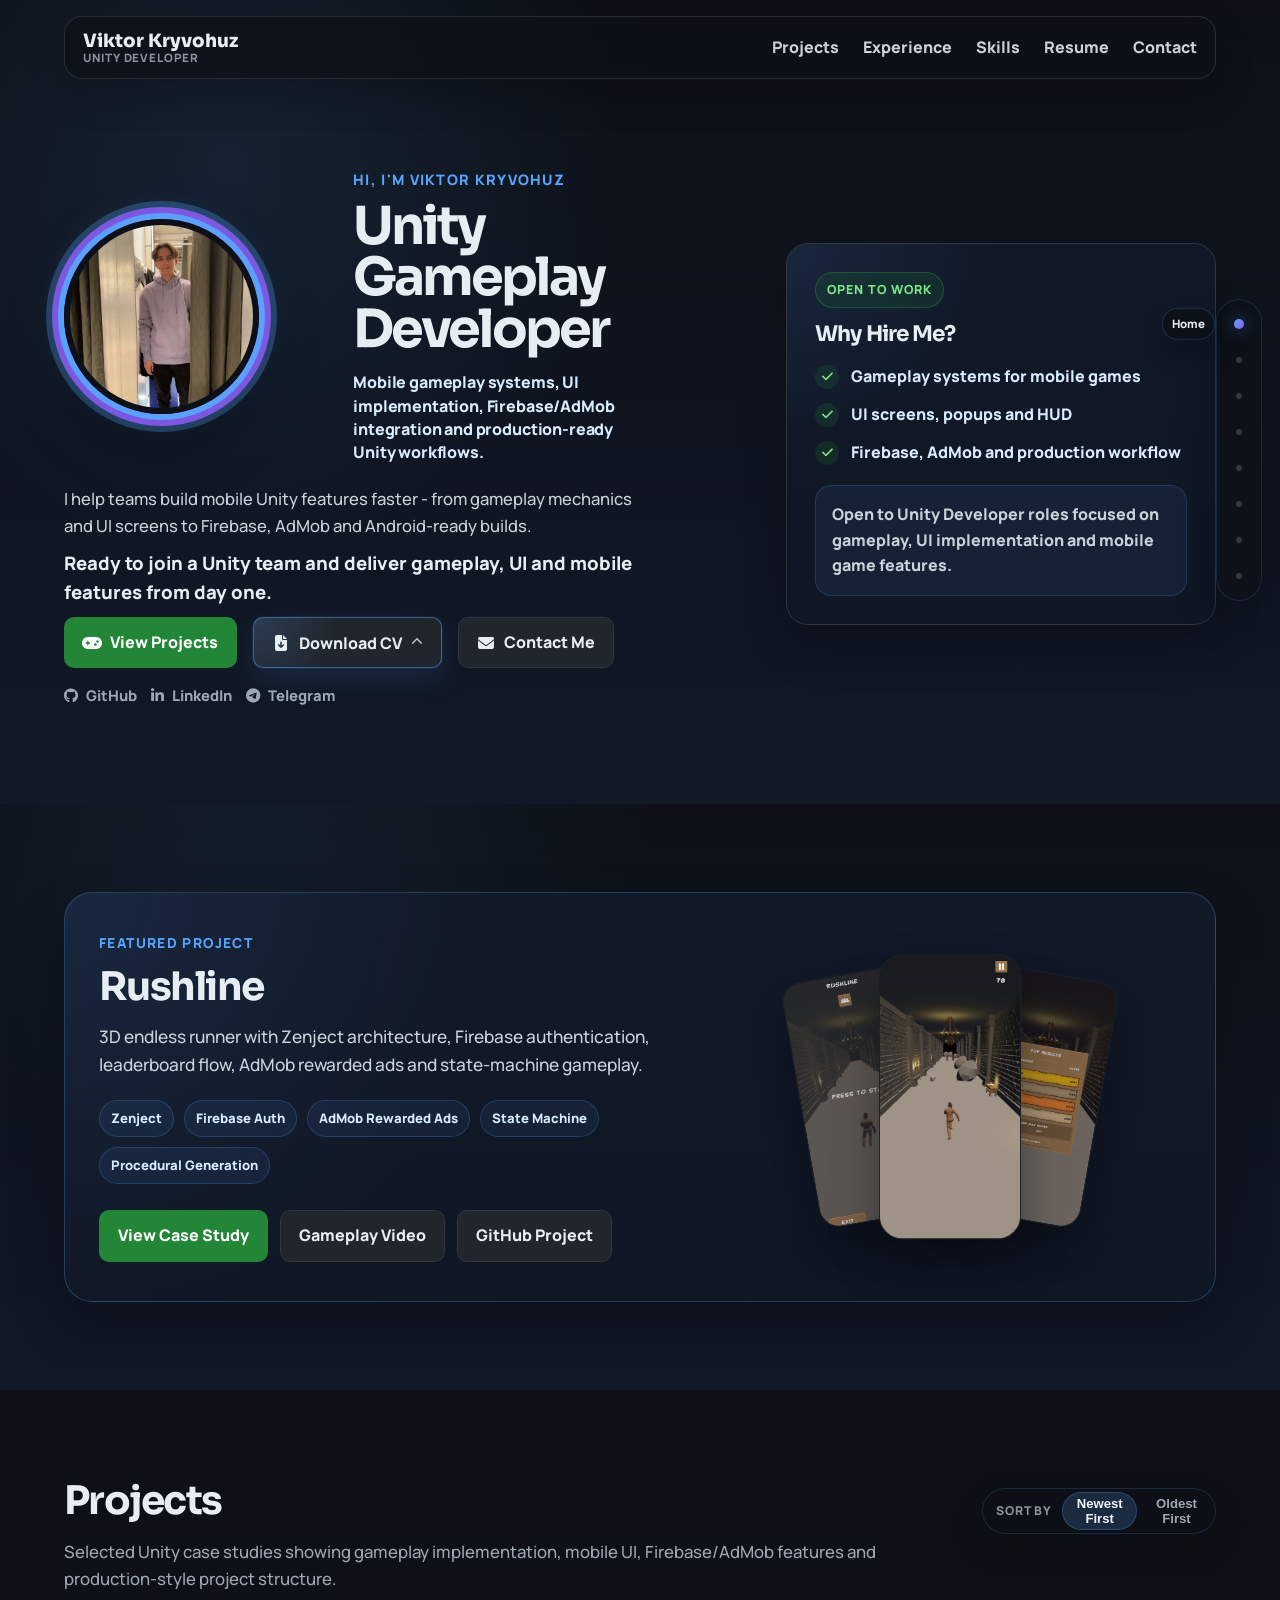
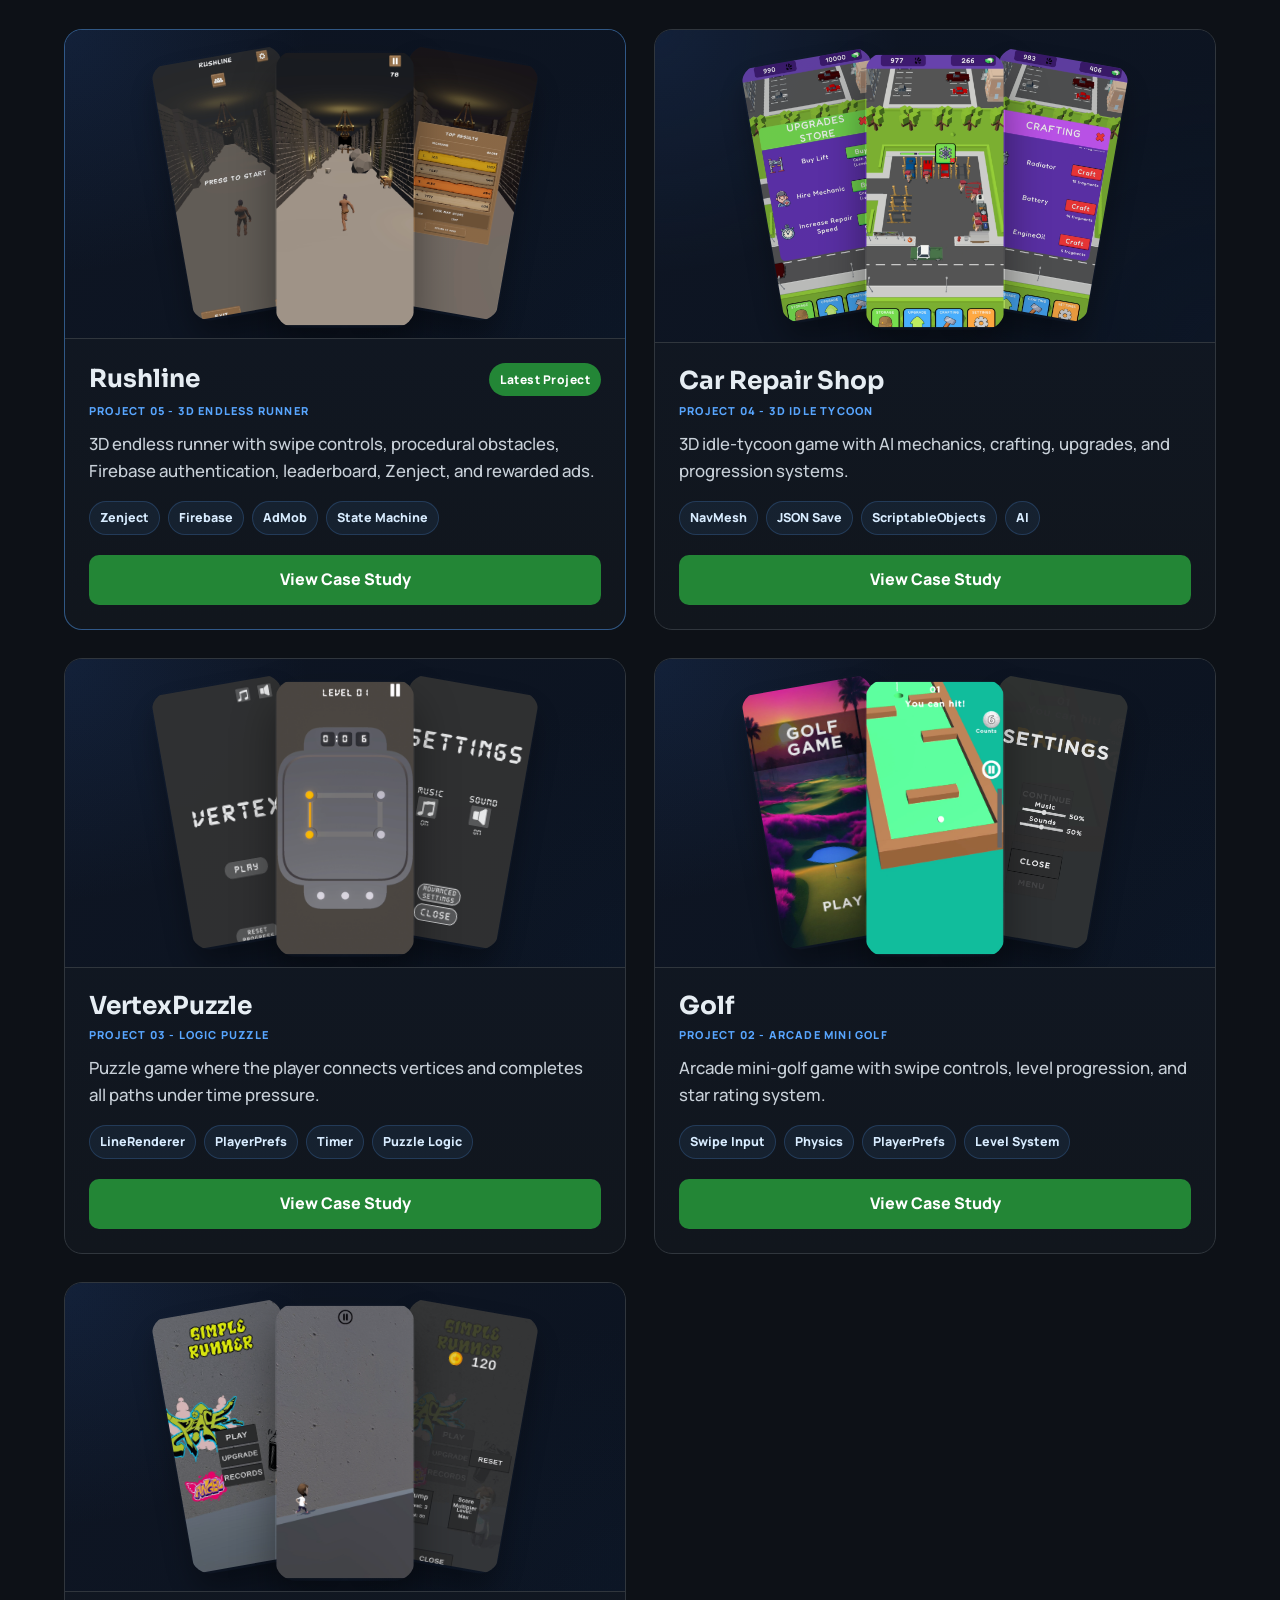
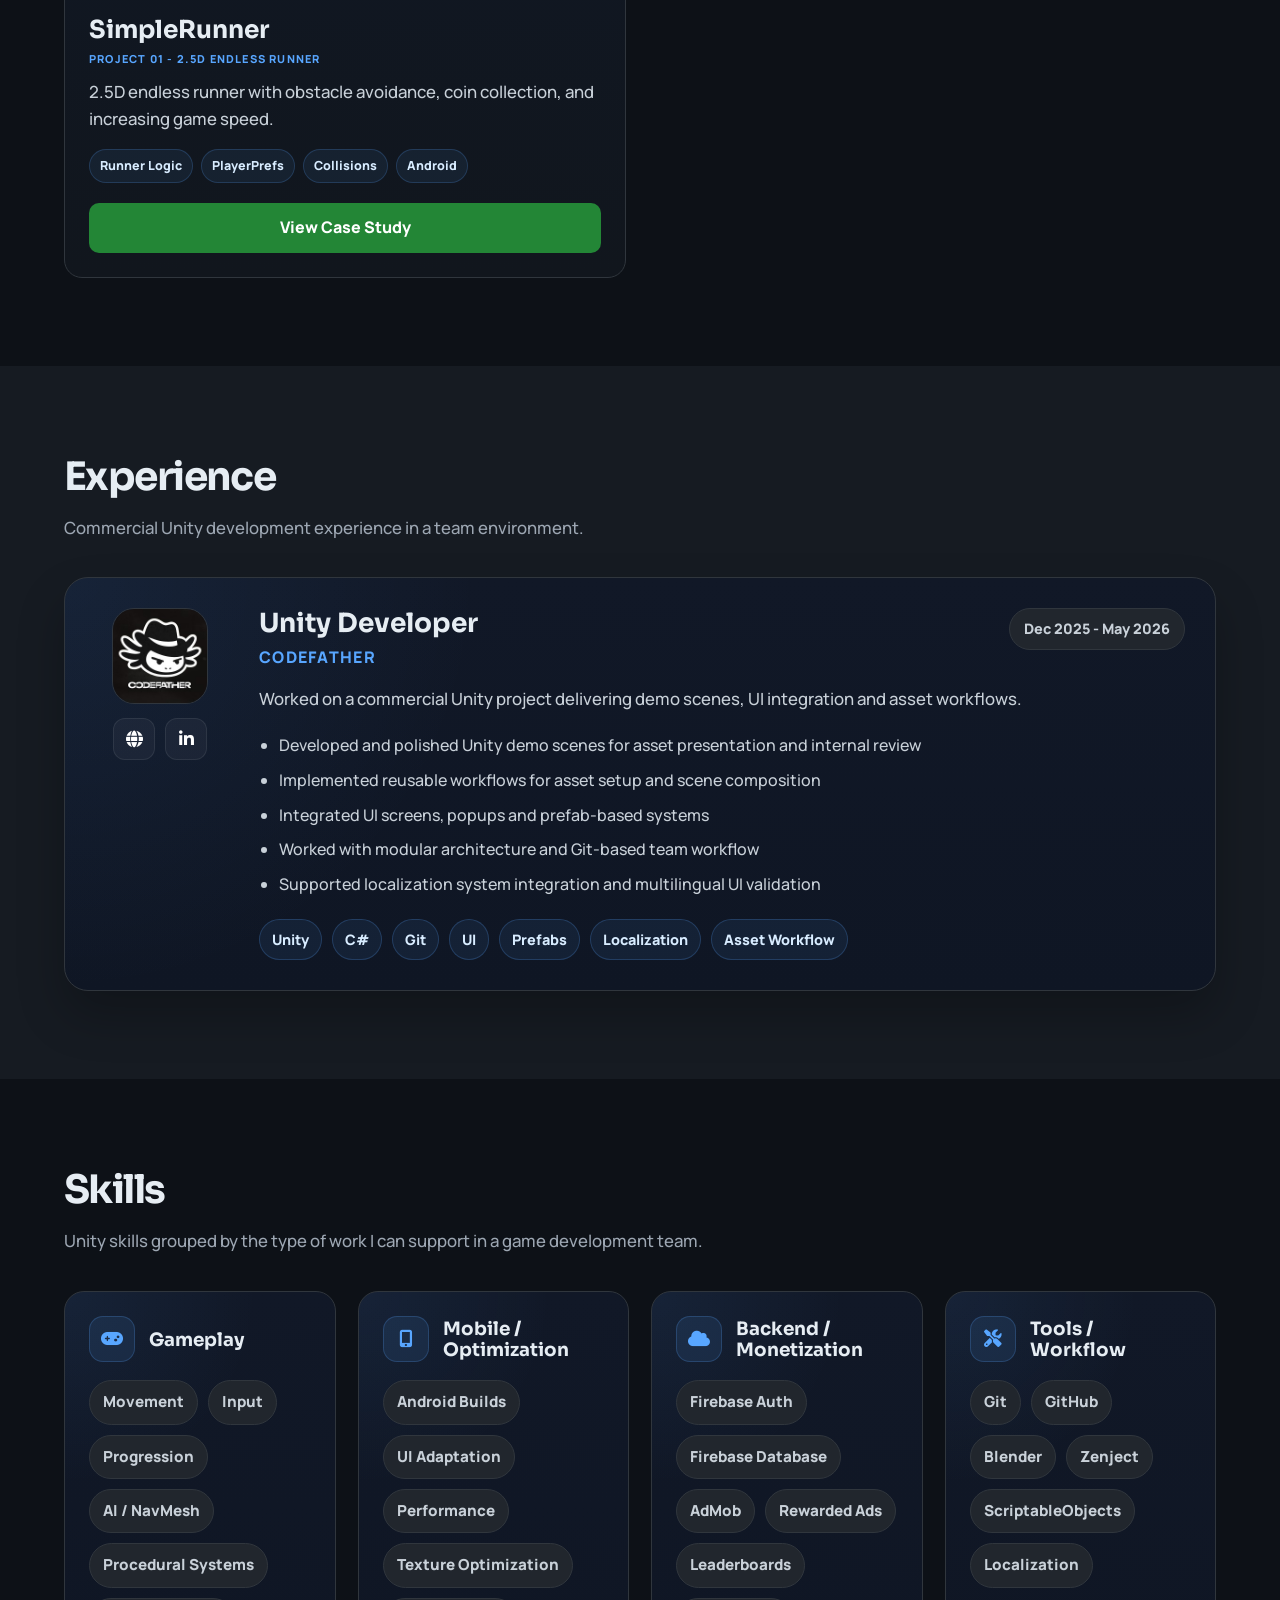
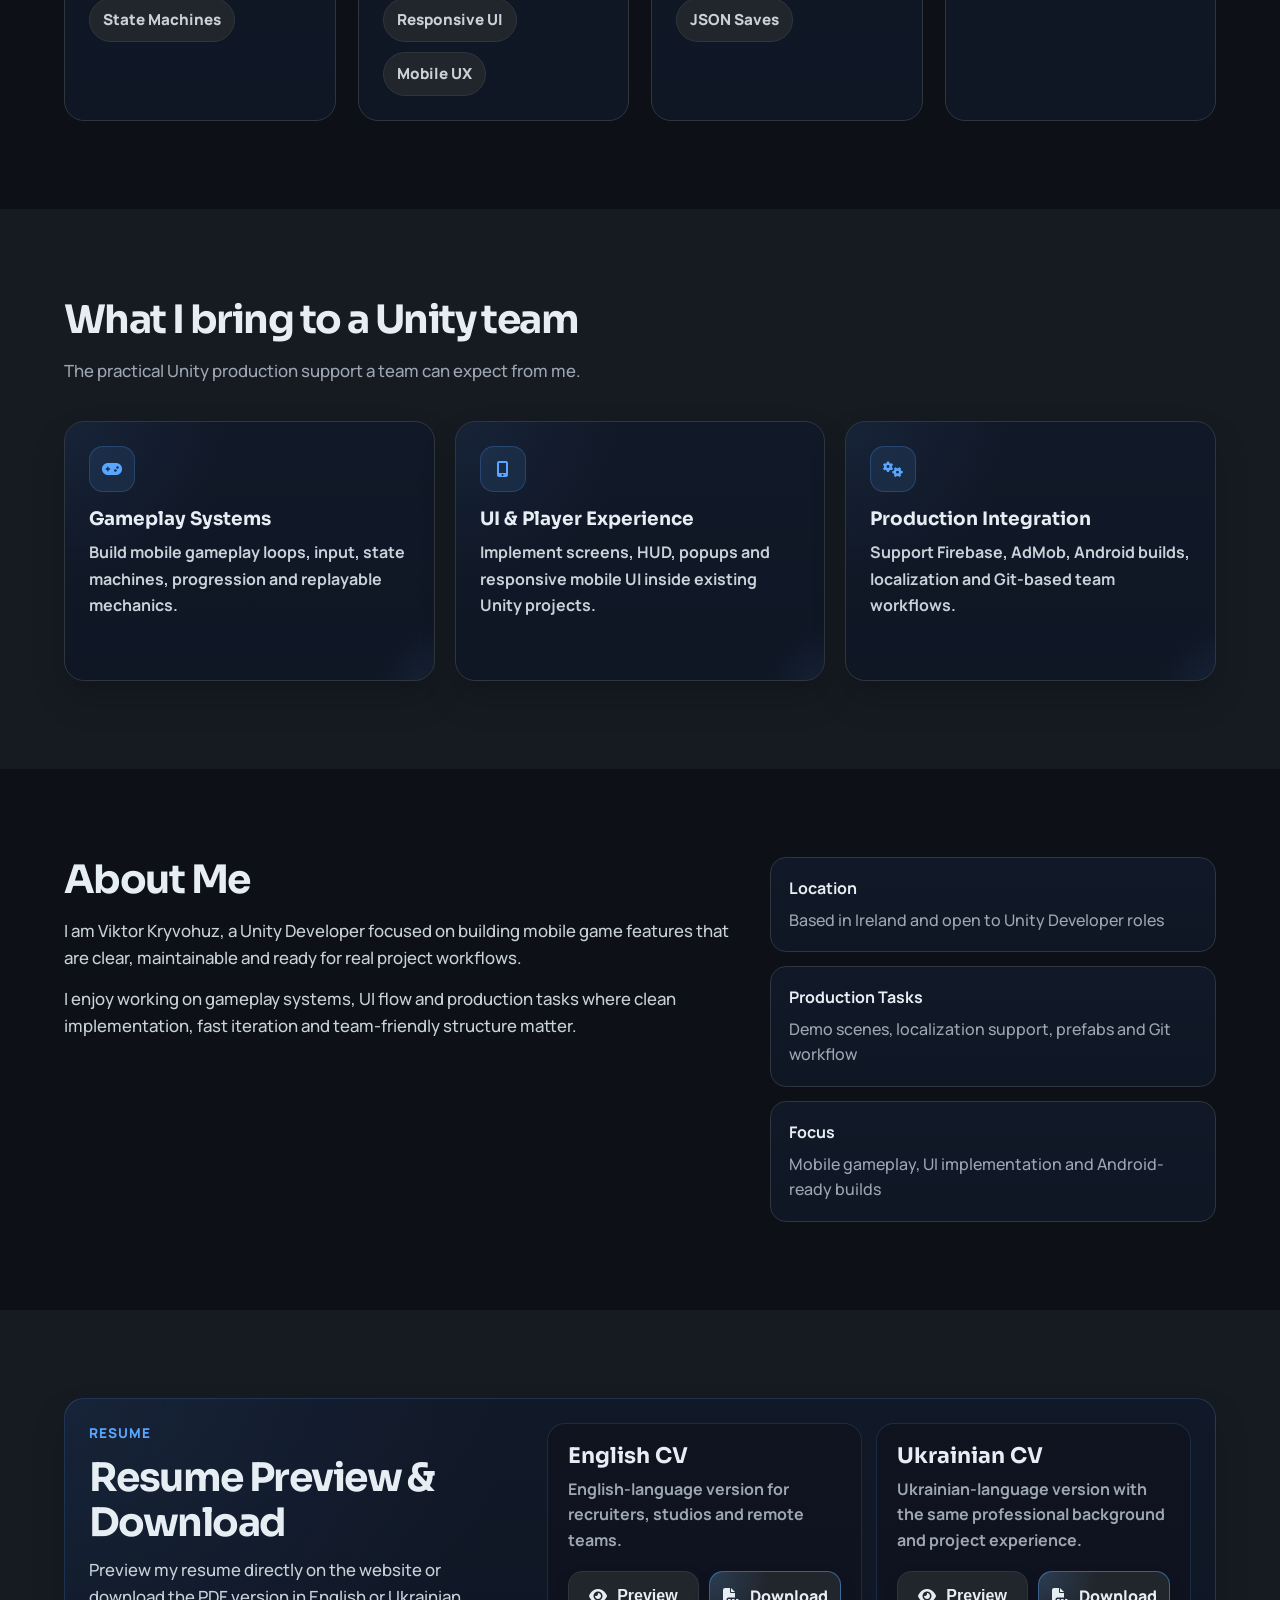
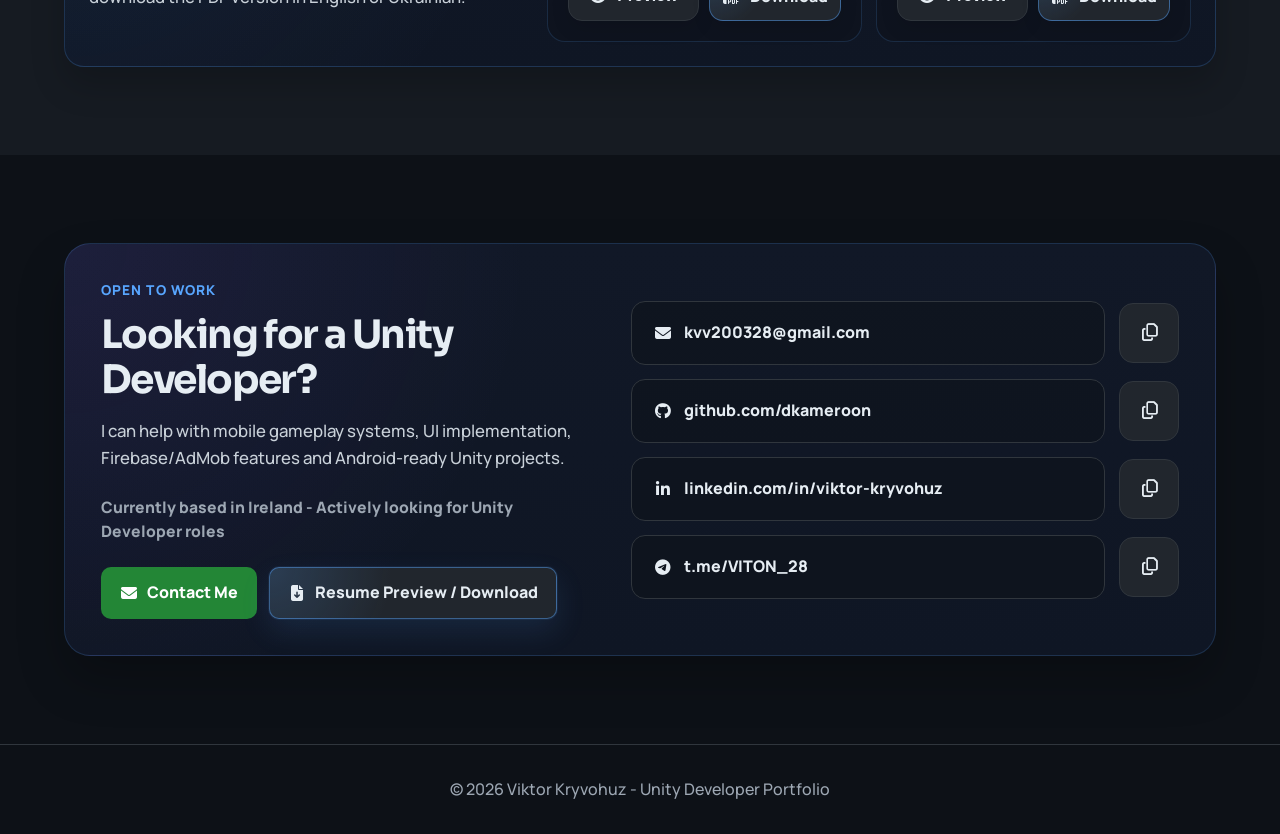
<file: index.html>
﻿<!DOCTYPE html>
<html lang="en">
<head>
    <meta charset="UTF-8">
    <meta name="viewport" content="width=device-width, initial-scale=1.0">
    <title>Viktor Kryvohuz | Unity Gameplay Developer</title>
    <meta name="description" content="Unity Gameplay Developer focused on mobile game systems, UI implementation, Firebase/AdMob integration and production-ready Unity workflows.">
    <meta name="author" content="Viktor Kryvohuz">
    <meta name="robots" content="index, follow">
    <meta name="theme-color" content="#0d1117">
    <link rel="canonical" href="https://dkameroon.github.io/">

    <meta property="og:type" content="website">
    <meta property="og:site_name" content="Viktor Kryvohuz Portfolio">
    <meta property="og:url" content="https://dkameroon.github.io/">
    <meta property="og:title" content="Viktor Kryvohuz | Unity Gameplay Developer">
    <meta property="og:description" content="Unity Gameplay Developer focused on mobile game systems, UI implementation, Firebase/AdMob integration and production-ready Unity workflows.">
    <meta property="og:image" content="https://dkameroon.github.io/assets/images/portfolio_preview.png">
    <meta property="og:image:secure_url" content="https://dkameroon.github.io/assets/images/portfolio_preview.png">
    <meta property="og:image:type" content="image/png">
    <meta property="og:image:width" content="1200">
    <meta property="og:image:height" content="630">
    <meta property="og:image:alt" content="Viktor Kryvohuz Unity Developer portfolio preview">

    <meta name="twitter:card" content="summary_large_image">
    <meta name="twitter:url" content="https://dkameroon.github.io/">
    <meta name="twitter:title" content="Viktor Kryvohuz | Unity Gameplay Developer">
    <meta name="twitter:description" content="Unity Gameplay Developer focused on mobile game systems, UI implementation, Firebase/AdMob integration and production-ready Unity workflows.">
    <meta name="twitter:image" content="https://dkameroon.github.io/assets/images/portfolio_preview.png">
    <meta name="twitter:image:alt" content="Viktor Kryvohuz Unity Developer portfolio preview">

    <link rel="icon" href="assets/images/favicon.svg" type="image/svg+xml">

    <link rel="preconnect" href="https://fonts.googleapis.com">
    <link rel="preconnect" href="https://fonts.gstatic.com" crossorigin>
    <link href="https://fonts.googleapis.com/css2?family=Manrope:wght@400;500;600;700;800&family=Sora:wght@600;700;800&display=swap" rel="stylesheet">

    <link rel="stylesheet"
          href="https://cdnjs.cloudflare.com/ajax/libs/font-awesome/6.5.1/css/all.min.css">

    <link rel="stylesheet" href="style.css">
</head>
<body>

<div class="scroll-progress" aria-hidden="true"></div>

<nav class="section-nav" aria-label="Section navigation">
    <a href="#home" class="section-nav-link active" data-label="Home" aria-label="Go to Home section"><span class="section-nav-icon"><i class="fa-solid fa-house"></i></span><span class="section-nav-dot"></span><span class="section-nav-text">Home</span></a>
    <a href="#projects" class="section-nav-link" data-label="Projects" aria-label="Go to Projects section"><span class="section-nav-icon"><i class="fa-solid fa-gamepad"></i></span><span class="section-nav-dot"></span><span class="section-nav-text">Projects</span></a>
    <a href="#experience" class="section-nav-link" data-label="Experience" aria-label="Go to Experience section"><span class="section-nav-icon"><i class="fa-solid fa-briefcase"></i></span><span class="section-nav-dot"></span><span class="section-nav-text">Experience</span></a>
    <a href="#skills" class="section-nav-link" data-label="Skills" aria-label="Go to Skills section"><span class="section-nav-icon"><i class="fa-solid fa-code"></i></span><span class="section-nav-dot"></span><span class="section-nav-text">Skills</span></a>
    <a href="#team-value" class="section-nav-link" data-label="How I Help" aria-label="Go to How I Help section"><span class="section-nav-icon"><i class="fa-solid fa-handshake-angle"></i></span><span class="section-nav-dot"></span><span class="section-nav-text">How I Help</span></a>
    <a href="#about" class="section-nav-link" data-label="About" aria-label="Go to About section"><span class="section-nav-icon"><i class="fa-solid fa-user"></i></span><span class="section-nav-dot"></span><span class="section-nav-text">About</span></a>
    <a href="#resume" class="section-nav-link" data-label="Resume" aria-label="Go to Resume section"><span class="section-nav-icon"><i class="fa-solid fa-file-lines"></i></span><span class="section-nav-dot"></span><span class="section-nav-text">Resume</span></a>
    <a href="#contact" class="section-nav-link" data-label="Contact" aria-label="Go to Contact section"><span class="section-nav-icon"><i class="fa-solid fa-envelope"></i></span><span class="section-nav-dot"></span><span class="section-nav-text">Contact</span></a>
</nav>


<header class="hero" id="home">
    <nav class="navbar">
        <a href="index.html" class="logo logo-stack">
            <span>Viktor Kryvohuz</span>
            <small>Unity Developer</small>
        </a>

        <button class="nav-toggle" type="button" aria-label="Open navigation menu">
            <span></span>
            <span></span>
            <span></span>
        </button>

        <ul class="nav-links">
            <li><a href="#projects" class="nav-link">Projects</a></li>
            <li><a href="#experience" class="nav-link">Experience</a></li>
            <li><a href="#skills" class="nav-link">Skills</a></li>
            <li><a href="#resume" class="nav-link">Resume</a></li>
            <li><a href="#contact" class="nav-link">Contact</a></li>
        </ul>
    </nav>

    <div class="hero-content container hero-layout">
        <div class="hero-text">

            <div class="hero-profile hero-animate">
                <div class="hero-avatar-frame" aria-hidden="true">
                    <img src="assets/avatar/avatar.jpg"
                         alt="Viktor Kryvohuz"
                         class="hero-avatar"
                         onerror="this.closest('.hero-avatar-frame').style.display='none'">
                </div>

                <div class="hero-heading-block">
                    <p class="hero-greeting">Hi, I'm Viktor Kryvohuz</p>
                    <h1>Unity Gameplay Developer</h1>
                    <p class="hero-specialty">Mobile gameplay systems, UI implementation, Firebase/AdMob integration and production-ready Unity workflows.</p>
                </div>
            </div>

            <p class="hero-description hero-animate">
                I help teams build mobile Unity features faster - from gameplay mechanics and UI screens to Firebase, AdMob and Android-ready builds.
            </p>

            <p class="hero-ready hero-animate">Ready to join a Unity team and deliver gameplay, UI and mobile features from day one.</p>
            <div class="hero-buttons hero-animate hero-main-actions">
                <a href="#projects" class="btn btn-primary icon-btn">
                    <span class="icon"><i class="fa-solid fa-gamepad"></i></span>
                    View Projects
                </a>
                <div class="cv-dropdown cv-main-dropdown">
                    <button class="btn btn-secondary btn-cv-highlight icon-btn cv-dropdown-toggle" type="button" aria-haspopup="true">
                        <span class="icon"><i class="fa-solid fa-file-arrow-down"></i></span>
                        Download CV
                        <span class="cv-dropdown-arrow"><i class="fa-solid fa-chevron-up"></i></span>
                    </button>
                    <div class="cv-dropdown-menu cv-combined-menu" role="menu">
                        <span class="cv-dropdown-title">Choose CV version</span>

                        <div class="cv-menu-item" role="group" aria-label="English CV actions">
                            <div class="cv-menu-text">
                                <strong>English CV</strong>
                                <small>Preview or download PDF</small>
                            </div>
                            <div class="cv-menu-actions">
                                <button type="button"
                                        class="cv-menu-icon-action cv-preview-option"
                                        aria-label="Preview English CV"
                                        data-cv-title="English CV"
                                        data-cv-src="assets/cv/Viktor_Kryvohuz_CV_EN.pdf"
                                        data-cv-download="assets/cv/Viktor_Kryvohuz_CV_EN.pdf">
                                    <i class="fa-solid fa-eye"></i>
                                </button>
                                <a href="assets/cv/Viktor_Kryvohuz_CV_EN.pdf"
                                   download
                                   class="cv-menu-icon-action"
                                   aria-label="Download English CV">
                                    <i class="fa-solid fa-file-arrow-down"></i>
                                </a>
                            </div>
                        </div>

                        <div class="cv-menu-item" role="group" aria-label="Ukrainian CV actions">
                            <div class="cv-menu-text">
                                <strong>Ukrainian CV</strong>
                                <small>Preview or download PDF</small>
                            </div>
                            <div class="cv-menu-actions">
                                <button type="button"
                                        class="cv-menu-icon-action cv-preview-option"
                                        aria-label="Preview Ukrainian CV"
                                        data-cv-title="Ukrainian CV"
                                        data-cv-src="assets/cv/Viktor_Kryvohuz_CV_UA.pdf"
                                        data-cv-download="assets/cv/Viktor_Kryvohuz_CV_UA.pdf">
                                    <i class="fa-solid fa-eye"></i>
                                </button>
                                <a href="assets/cv/Viktor_Kryvohuz_CV_UA.pdf"
                                   download
                                   class="cv-menu-icon-action"
                                   aria-label="Download Ukrainian CV">
                                    <i class="fa-solid fa-file-arrow-down"></i>
                                </a>
                            </div>
                        </div>
                    </div>
                </div>
                <a href="#contact" class="btn btn-secondary icon-btn">
                    <span class="icon"><i class="fa-solid fa-envelope"></i></span>
                    Contact Me
                </a>
            </div>

            <div class="hero-social-links hero-animate" aria-label="Social links">
                <a href="https://github.com/dkameroon" target="_blank" rel="noopener noreferrer"><i class="fa-brands fa-github"></i> GitHub</a>
                <a href="https://www.linkedin.com/in/viktor-kryvohuz" target="_blank" rel="noopener noreferrer"><i class="fa-brands fa-linkedin-in"></i> LinkedIn</a>
                <a href="https://t.me/VITON_28" target="_blank" rel="noopener noreferrer"><i class="fa-brands fa-telegram"></i> Telegram</a>
            </div>
        </div>

        <aside class="hero-card hero-animate why-hire-card">
            <p class="open-to-work-badge">Open to Work</p>
            <h2>Why Hire Me?</h2>
            <ul class="why-hire-list">
                <li><i class="fa-solid fa-check"></i><span>Gameplay systems for mobile games</span></li>
                <li><i class="fa-solid fa-check"></i><span>UI screens, popups and HUD</span></li>
                <li><i class="fa-solid fa-check"></i><span>Firebase, AdMob and production workflow</span></li>
            </ul>
            <div class="open-to-work-note">Open to Unity Developer roles focused on gameplay, UI implementation and mobile game features.</div>
        </aside>
    </div>
</header>

<main>
    <section id="featured-project" class="section featured-project-section reveal">
        <div class="container">
            <article class="featured-project-card">
                <div class="featured-project-content">
                    <p class="featured-project-kicker">Featured Project</p>
                    <h2>Rushline</h2>
                    <p class="featured-project-description">
                        3D endless runner with Zenject architecture, Firebase authentication, leaderboard flow,
                        AdMob rewarded ads and state-machine gameplay.
                    </p>
                    <div class="featured-project-tags">
                        <span>Zenject</span>
                        <span>Firebase Auth</span>
                        <span>AdMob Rewarded Ads</span>
                        <span>State Machine</span>
                        <span>Procedural Generation</span>
                    </div>
                    <div class="featured-project-actions">
                        <a href="projects/rushline.html" class="btn btn-primary">View Case Study</a>
                        <a href="https://www.youtube.com/watch?v=7_HoW21vpCo" target="_blank" rel="noopener noreferrer" class="btn btn-secondary">Gameplay Video</a>
                        <a href="https://github.com/dkameroon/Rushline" target="_blank" rel="noopener noreferrer" class="btn btn-secondary">GitHub Project</a>
                    </div>
                </div>

                <div class="featured-project-preview" aria-hidden="true">
                    <div class="featured-phone featured-phone-left">
                        <img src="assets/images/rushline-1.png" alt="">
                    </div>
                    <div class="featured-phone featured-phone-center">
                        <img src="assets/images/rushline-6.png" alt="">
                    </div>
                    <div class="featured-phone featured-phone-right">
                        <img src="assets/images/rushline-2.png" alt="">
                    </div>
                </div>
            </article>
        </div>
    </section>

    <section id="projects" class="section reveal">
        <div class="container">
            <div class="projects-header">
                <div>
                    <h2>Projects</h2>
                    <p class="section-subtitle">Selected Unity case studies showing gameplay implementation, mobile UI, Firebase/AdMob features and production-style project structure.</p>
                </div>

                <div class="sort-wrapper">
                    <span class="sort-label">Sort by</span>

                    <div class="sort-tabs" role="group" aria-label="Sort projects">
                        <button class="sort-tab active" type="button" data-sort="newest">Newest First</button>
                        <button class="sort-tab" type="button" data-sort="oldest">Oldest First</button>
                    </div>
                </div>
            </div>

            <div class="project-grid">

                <article class="project-card reveal-card" data-order="1">
                    <div class="project-collage phones-collage">
                        <div class="phone-shot phone-left">
                            <img src="assets/images/simple-runner-2.png" alt="SimpleRunner screenshot 1">
                        </div>
                        <div class="phone-shot phone-center">
                            <img src="assets/images/simple-runner-1.png" alt="SimpleRunner screenshot 2">
                        </div>
                        <div class="phone-shot phone-right">
                            <img src="assets/images/simple-runner-3.png" alt="SimpleRunner screenshot 3">
                        </div>
                    </div>

                    <div class="project-card-content">
                        <h3>SimpleRunner</h3>
                        <p class="project-meta">Project 01 - 2.5D Endless Runner</p>

                        <p>
                            2.5D endless runner with obstacle avoidance, coin collection,
                            and increasing game speed.
                        </p>

                        <div class="project-tech-tags">
                            <span>Runner Logic</span>
                            <span>PlayerPrefs</span>
                            <span>Collisions</span>
                            <span>Android</span>
                        </div>

                        <div class="card-buttons">
                            <a href="projects/simple-runner.html" class="btn btn-primary">View Case Study</a>
                        </div>
                    </div>
                </article>

                <article class="project-card reveal-card" data-order="2">
                    <div class="project-collage phones-collage">
                        <div class="phone-shot phone-left">
                            <img src="assets/images/golf-1.png" alt="Golf screenshot 1">
                        </div>
                        <div class="phone-shot phone-center">
                            <img src="assets/images/golf-3.png" alt="Golf screenshot 2">
                        </div>
                        <div class="phone-shot phone-right">
                            <img src="assets/images/golf-4.png" alt="Golf screenshot 3">
                        </div>
                    </div>

                    <div class="project-card-content">
                        <h3>Golf</h3>
                        <p class="project-meta">Project 02 - Arcade Mini Golf</p>

                        <p>
                            Arcade mini-golf game with swipe controls, level progression,
                            and star rating system.
                        </p>

                        <div class="project-tech-tags">
                            <span>Swipe Input</span>
                            <span>Physics</span>
                            <span>PlayerPrefs</span>
                            <span>Level System</span>
                        </div>

                        <div class="card-buttons">
                            <a href="projects/golf.html" class="btn btn-primary">View Case Study</a>
                        </div>
                    </div>
                </article>

                <article class="project-card reveal-card" data-order="3">
                    <div class="project-collage phones-collage">
                        <div class="phone-shot phone-left">
                            <img src="assets/images/vertex-puzzle-1.png" alt="VertexPuzzle screenshot 1">
                        </div>
                        <div class="phone-shot phone-center">
                            <img src="assets/images/vertex-puzzle-2.png" alt="VertexPuzzle screenshot 2">
                        </div>
                        <div class="phone-shot phone-right">
                            <img src="assets/images/vertex-puzzle-3.png" alt="VertexPuzzle screenshot 3">
                        </div>
                    </div>

                    <div class="project-card-content">
                        <h3>VertexPuzzle</h3>
                        <p class="project-meta">Project 03 - Logic Puzzle</p>

                        <p>
                            Puzzle game where the player connects vertices and completes
                            all paths under time pressure.
                        </p>

                        <div class="project-tech-tags">
                            <span>LineRenderer</span>
                            <span>PlayerPrefs</span>
                            <span>Timer</span>
                            <span>Puzzle Logic</span>
                        </div>

                        <div class="card-buttons">
                            <a href="projects/vertex-puzzle.html" class="btn btn-primary">View Case Study</a>
                        </div>
                    </div>
                </article>

                <article class="project-card reveal-card" data-order="4">
                    <div class="project-collage phones-collage">
                        <div class="phone-shot phone-left">
                            <img src="assets/images/car-repair-shop-2.png" alt="Car Repair Shop screenshot 1">
                        </div>
                        <div class="phone-shot phone-center">
                            <img src="assets/images/car-repair-shop-1.png" alt="Car Repair Shop screenshot 2">
                        </div>
                        <div class="phone-shot phone-right">
                            <img src="assets/images/car-repair-shop-3.png" alt="Car Repair Shop screenshot 3">
                        </div>
                    </div>

                    <div class="project-card-content">
                        <h3>Car Repair Shop</h3>
                        <p class="project-meta">Project 04 - 3D Idle Tycoon</p>

                        <p>
                            3D idle-tycoon game with AI mechanics, crafting, upgrades,
                            and progression systems.
                        </p>

                        <div class="project-tech-tags">
                            <span>NavMesh</span>
                            <span>JSON Save</span>
                            <span>ScriptableObjects</span>
                            <span>AI</span>
                        </div>

                        <div class="card-buttons">
                            <a href="projects/car-repair-shop.html" class="btn btn-primary">View Case Study</a>
                        </div>
                    </div>
                </article>

                <article class="project-card reveal-card" data-order="5">
                    <div class="project-collage phones-collage">
                        <div class="phone-shot phone-left">
                            <img src="assets/images/rushline-1.png" alt="Rushline screenshot 1">
                        </div>
                        <div class="phone-shot phone-center">
                            <img src="assets/images/rushline-6.png" alt="Rushline screenshot 2">
                        </div>
                        <div class="phone-shot phone-right">
                            <img src="assets/images/rushline-2.png" alt="Rushline screenshot 3">
                        </div>
                    </div>

                    <div class="project-card-content">
                        <div class="project-title-row">
                            <h3>Rushline</h3>
                            <span class="latest-badge">Latest Project</span>
                        </div>

                        <p class="project-meta">Project 05 - 3D Endless Runner</p>

                        <p>
                            3D endless runner with swipe controls, procedural obstacles,
                            Firebase authentication, leaderboard, Zenject, and rewarded ads.
                        </p>

                        <div class="project-tech-tags">
                            <span>Zenject</span>
                            <span>Firebase</span>
                            <span>AdMob</span>
                            <span>State Machine</span>
                        </div>

                        <div class="card-buttons">
                            <a href="projects/rushline.html" class="btn btn-primary">View Case Study</a>
                        </div>
                    </div>
                </article>

            </div>
        </div>
    </section>


    <section id="experience" class="section section-alt reveal">
        <div class="container">
            <h2>Experience</h2>
            <p class="section-subtitle">
                Commercial Unity development experience in a team environment.
            </p>

            <div class="experience-card">
                <div class="experience-sidebar">
                    <div class="experience-logo">
                        <img src="assets/images/codefather-logo.png" alt="CODEFATHER Logo">
                    </div>

                    <div class="experience-company-links">
                        <a href="https://codefather.studio/"
                           target="_blank"
                           rel="noopener noreferrer"
                           aria-label="Company Website">
                            <i class="fa-solid fa-globe"></i>
                        </a>

                        <a href="https://www.linkedin.com/company/bggams/"
                           target="_blank"
                           rel="noopener noreferrer"
                           aria-label="Company LinkedIn">
                            <i class="fa-brands fa-linkedin-in"></i>
                        </a>
                    </div>
                </div>

                <div class="experience-content">
                    <div class="experience-top">
                        <div>
                            <h3>Unity Developer</h3>
                            <span class="experience-company">CODEFATHER</span>
                        </div>

                        <div class="experience-date">
                            Dec 2025 - May 2026
                        </div>
                    </div>

                    <p class="experience-description">
                        Worked on a commercial Unity project delivering demo scenes, UI integration and asset workflows.
                    </p>

                    <ul class="experience-list">
                        <li>Developed and polished Unity demo scenes for asset presentation and internal review</li>
                        <li>Implemented reusable workflows for asset setup and scene composition</li>
                        <li>Integrated UI screens, popups and prefab-based systems</li>
                        <li>Worked with modular architecture and Git-based team workflow</li>
                        <li>Supported localization system integration and multilingual UI validation</li>
                    </ul>

                    <div class="experience-tags">
                        <span>Unity</span>
                        <span>C#</span>
                        <span>Git</span>
                        <span>UI</span>
                        <span>Prefabs</span>
                        <span>Localization</span>
                        <span>Asset Workflow</span>
                    </div>
                </div>
            </div>
        </div>
    </section>


    <section id="skills" class="section reveal">
        <div class="container">
            <h2>Skills</h2>
            <p class="section-subtitle">Unity skills grouped by the type of work I can support in a game development team.</p>
            <div class="skills-grid job-skills-grid">
                <div class="skill-category"><div class="skill-category-title"><div class="skill-category-icon"><i class="fa-solid fa-gamepad"></i></div><h3>Gameplay</h3></div><div class="skills-list"><span>Movement</span><span>Input</span><span>Progression</span><span>AI / NavMesh</span><span>Procedural Systems</span><span>State Machines</span></div></div>
                <div class="skill-category"><div class="skill-category-title"><div class="skill-category-icon"><i class="fa-solid fa-mobile-screen-button"></i></div><h3>Mobile / Optimization</h3></div><div class="skills-list"><span>Android Builds</span><span>UI Adaptation</span><span>Performance</span><span>Texture Optimization</span><span>Responsive UI</span><span>Mobile UX</span></div></div>
                <div class="skill-category"><div class="skill-category-title"><div class="skill-category-icon"><i class="fa-solid fa-cloud"></i></div><h3>Backend / Monetization</h3></div><div class="skills-list"><span>Firebase Auth</span><span>Firebase Database</span><span>AdMob</span><span>Rewarded Ads</span><span>Leaderboards</span><span>JSON Saves</span></div></div>
                <div class="skill-category"><div class="skill-category-title"><div class="skill-category-icon"><i class="fa-solid fa-screwdriver-wrench"></i></div><h3>Tools / Workflow</h3></div><div class="skills-list"><span>Git</span><span>GitHub</span><span>Blender</span><span>Zenject</span><span>ScriptableObjects</span><span>Localization</span></div></div>
            </div>
        </div>
    </section>

    <section id="team-value" class="section section-alt reveal">
        <div class="container">
            <h2>What I bring to a Unity team</h2>
            <p class="section-subtitle">The practical Unity production support a team can expect from me.</p>
            <div class="team-value-grid team-value-grid-polished">
                <article class="team-value-card"><i class="fa-solid fa-gamepad"></i><h3>Gameplay Systems</h3><p>Build mobile gameplay loops, input, state machines, progression and replayable mechanics.</p></article>
                <article class="team-value-card"><i class="fa-solid fa-mobile-screen-button"></i><h3>UI & Player Experience</h3><p>Implement screens, HUD, popups and responsive mobile UI inside existing Unity projects.</p></article>
                <article class="team-value-card"><i class="fa-solid fa-gears"></i><h3>Production Integration</h3><p>Support Firebase, AdMob, Android builds, localization and Git-based team workflows.</p></article>
            </div>
        </div>
    </section>

    <section id="about" class="section reveal">
        <div class="container">
            <div class="about-grid">
                <div>
                    <h2>About Me</h2>
                    <p>I am Viktor Kryvohuz, a Unity Developer focused on building mobile game features that are clear, maintainable and ready for real project workflows.</p>
                    <p>I enjoy working on gameplay systems, UI flow and production tasks where clean implementation, fast iteration and team-friendly structure matter.</p>
                </div>
                <div class="about-highlights">
                    <div><strong>Location</strong><span>Based in Ireland and open to Unity Developer roles</span></div>
                    <div><strong>Production Tasks</strong><span>Demo scenes, localization support, prefabs and Git workflow</span></div>
                    <div><strong>Focus</strong><span>Mobile gameplay, UI implementation and Android-ready builds</span></div>
                </div>
            </div>
        </div>
    </section>

    <section id="resume" class="section section-alt reveal">
        <div class="container">
            <div class="resume-card resume-panel">
                <div class="resume-intro">
                    <p class="contact-kicker">Resume</p>
                    <h2>Resume Preview & Download</h2>
                    <p class="contact-description">Preview my resume directly on the website or download the PDF version in English or Ukrainian.</p>
                </div>
                <div class="resume-version-grid">
                    <article class="resume-version-card">
                        <div>
                            <h3>English CV</h3>
                            <p>English-language version for recruiters, studios and remote teams.</p>
                        </div>
                        <div class="resume-version-actions">
                            <button type="button" class="btn btn-secondary icon-btn cv-preview-option" data-cv-title="English CV" data-cv-src="assets/cv/Viktor_Kryvohuz_CV_EN.pdf" data-cv-download="assets/cv/Viktor_Kryvohuz_CV_EN.pdf">
                                <span class="icon"><i class="fa-solid fa-eye"></i></span>
                                Preview
                            </button>
                            <a href="assets/cv/Viktor_Kryvohuz_CV_EN.pdf" download class="btn btn-secondary btn-cv-highlight icon-btn">
                                <span class="icon"><i class="fa-solid fa-file-pdf"></i></span>
                                Download
                            </a>
                        </div>
                    </article>
                    <article class="resume-version-card">
                        <div>
                            <h3>Ukrainian CV</h3>
                            <p>Ukrainian-language version with the same professional background and project experience.</p>
                        </div>
                        <div class="resume-version-actions">
                            <button type="button" class="btn btn-secondary icon-btn cv-preview-option" data-cv-title="Ukrainian CV" data-cv-src="assets/cv/Viktor_Kryvohuz_CV_UA.pdf" data-cv-download="assets/cv/Viktor_Kryvohuz_CV_UA.pdf">
                                <span class="icon"><i class="fa-solid fa-eye"></i></span>
                                Preview
                            </button>
                            <a href="assets/cv/Viktor_Kryvohuz_CV_UA.pdf" download class="btn btn-secondary btn-cv-highlight icon-btn">
                                <span class="icon"><i class="fa-solid fa-file-pdf"></i></span>
                                Download
                            </a>
                        </div>
                    </article>
                </div>
            </div>
        </div>
    </section>

    <section id="contact" class="section reveal">
        <div class="container">
            <div class="contact-layout">
                <div class="contact-info">
                    <p class="contact-kicker">Open to Work</p>
                    <h2>Looking for a Unity Developer?</h2>
                    <p class="contact-description">
                        I can help with mobile gameplay systems, UI implementation, Firebase/AdMob features and Android-ready Unity projects.
                    </p>
                    <p class="contact-availability">Currently based in Ireland - Actively looking for Unity Developer roles</p>
                    <div class="contact-actions">
                        <a href="mailto:kvv200328@gmail.com" class="btn btn-primary icon-btn"><span class="icon"><i class="fa-solid fa-envelope"></i></span>Contact Me</a>
                        <a href="#resume" class="btn btn-secondary btn-cv-highlight icon-btn"><span class="icon"><i class="fa-solid fa-file-arrow-down"></i></span>Resume Preview / Download</a>
                    </div>
                </div>
                <div class="contact-links">
                    <div class="contact-row"><a href="mailto:kvv200328@gmail.com" class="contact-link"><span class="icon"><i class="fa-solid fa-envelope"></i></span>kvv200328@gmail.com</a><button class="copy-btn" type="button" data-copy="kvv200328@gmail.com" aria-label="Copy email"><i class="fa-regular fa-copy"></i></button></div>
                    <div class="contact-row"><a href="https://github.com/dkameroon" target="_blank" rel="noopener noreferrer" class="contact-link"><span class="icon"><i class="fa-brands fa-github"></i></span>github.com/dkameroon</a><button class="copy-btn" type="button" data-copy="https://github.com/dkameroon" aria-label="Copy GitHub link"><i class="fa-regular fa-copy"></i></button></div>
                    <div class="contact-row"><a href="https://www.linkedin.com/in/viktor-kryvohuz" target="_blank" rel="noopener noreferrer" class="contact-link"><span class="icon"><i class="fa-brands fa-linkedin-in"></i></span>linkedin.com/in/viktor-kryvohuz</a><button class="copy-btn" type="button" data-copy="https://www.linkedin.com/in/viktor-kryvohuz" aria-label="Copy LinkedIn link"><i class="fa-regular fa-copy"></i></button></div>
                    <div class="contact-row"><a href="https://t.me/VITON_28" target="_blank" rel="noopener noreferrer" class="contact-link"><span class="icon"><i class="fa-brands fa-telegram"></i></span>t.me/VITON_28</a><button class="copy-btn" type="button" data-copy="https://t.me/VITON_28" aria-label="Copy Telegram link"><i class="fa-regular fa-copy"></i></button></div>
                </div>
            </div>
        </div>
    </section>
</main>


<div class="cv-modal" id="cvPreviewModal" aria-hidden="true" role="dialog" aria-labelledby="cvPreviewTitle">
    <div class="cv-modal-backdrop" data-cv-close></div>
    <div class="cv-modal-panel">
        <div class="cv-modal-header">
            <div>
                <p class="contact-kicker">CV Preview</p>
                <h2 id="cvPreviewTitle">CV Preview</h2>
            </div>
            <button class="cv-modal-close" type="button" aria-label="Close CV preview" data-cv-close>
                <i class="fa-solid fa-xmark"></i>
            </button>
        </div>
        <iframe id="cvPreviewFrame" class="cv-preview-frame" title="CV preview"></iframe>
        <div class="cv-modal-footer">
            <a id="cvPreviewOpenPdf" href="#" target="_blank" rel="noopener noreferrer" class="btn btn-secondary icon-btn">
                <span class="icon"><i class="fa-solid fa-up-right-from-square"></i></span>
                Open PDF
            </a>
            <a id="cvPreviewDownload" href="#" download class="btn btn-secondary btn-cv-highlight icon-btn">
                <span class="icon"><i class="fa-solid fa-file-pdf"></i></span>
                Download PDF
            </a>
        </div>
    </div>
</div>

<button class="back-to-top" type="button" aria-label="Back to top">
    <i class="fa-solid fa-arrow-up"></i>
</button>

<footer class="footer">
    <div class="container">
        © 2026 Viktor Kryvohuz - Unity Developer Portfolio
    </div>
</footer>

<script src="script.js"></script>
</body>
</html>
</file>
<file: style.css>
:root {
  --color-bg: #0d1117;
  --color-surface: #161b22;
  --color-surface-2: #21262d;
  --color-border: #30363d;
  --color-text: #e6edf3;
  --color-muted: #9da7b3;
  --color-heading: #c9d1d9;
  --color-accent: #58a6ff;
  --color-success: #238636;
  --color-success-hover: #2ea043;
  --section-padding: 88px;
}

* {
  margin: 0;
  padding: 0;
  box-sizing: border-box;
}

html {
  scroll-behavior: smooth;
  scroll-padding-top: 32px;
}

body {
  font-family: "Manrope", Arial, sans-serif;
  background-color: var(--color-bg);
  color: var(--color-text);
  line-height: 1.6;
  font-weight: 500;
}

body.nav-open {
  overflow: hidden;
}

a {
  color: var(--color-accent);
  text-decoration: none;
}

a:hover {
  text-decoration: underline;
}

img {
  max-width: 100%;
  display: block;
}

.container {
  width: min(1180px, 90%);
  margin: 0 auto;
}

.section,
.project-page-section {
  padding: 88px 0;
}

.section-alt {
  background-color: var(--color-surface);
}

h1,
h2,
h3 {
  font-family: "Sora", "Manrope", Arial, sans-serif;
  line-height: 1.15;
}

h1 {
  font-size: clamp(2.6rem, 6vw, 4.5rem);
  letter-spacing: -0.055em;
}

h2 {
  font-size: clamp(2rem, 4vw, 2.45rem);
  margin-bottom: 16px;
  letter-spacing: -0.04em;
}

h3 {
  font-size: 1.35rem;
}

.section-subtitle {
  color: #9da7b3;
  margin-bottom: 36px;
  font-size: 1.05rem;
}


.scroll-progress {
  position: fixed;
  top: 0;
  left: 0;
  width: 0%;
  height: 3px;
  z-index: 9999;
  background: linear-gradient(90deg, #238636, #8b5cf6, #58a6ff);
  box-shadow: 0 0 14px rgba(139, 92, 246, 0.45);
}


.btn {
  display: inline-flex;
  align-items: center;
  justify-content: center;
  gap: 9px;
  padding: 12px 18px;
  border-radius: 10px;
  font-weight: 800;
  border: 1px solid transparent;
  transition: 0.22s ease;
  text-decoration: none;
  cursor: pointer;
}

.btn:hover {
  text-decoration: none;
  transform: translateY(-2px);
}

.btn-primary {
  background-color: #238636;
  color: white;
}

.btn-primary:hover {
  background-color: #2ea043;
  box-shadow: 0 12px 28px rgba(35, 134, 54, 0.28);
}

.btn-secondary {
  background-color: #21262d;
  color: #e6edf3;
  border-color: #30363d;
}

.btn-secondary:hover {
  background-color: #30363d;
  border-color: #58a6ff;
}

.icon {
  width: 18px;
  height: 18px;
  display: inline-flex;
  align-items: center;
  justify-content: center;
  flex-shrink: 0;
}


.navbar {
  position: absolute;
  top: 16px;
  left: 50%;
  transform: translateX(-50%);
  z-index: 1000;
  width: min(1180px, 90%);
  padding: 14px 18px;
  display: flex;
  justify-content: space-between;
  align-items: center;
  gap: 24px;
  background: rgba(13, 17, 23, 0.7);
  border: 1px solid rgba(48, 54, 61, 0.75);
  border-radius: 18px;
  box-shadow: 0 16px 38px rgba(0, 0, 0, 0.2);
  backdrop-filter: blur(18px);
  transition: 0.25s ease;
}

.navbar.scrolled {
  background: rgba(13, 17, 23, 0.88);
  border-color: rgba(88, 166, 255, 0.28);
  box-shadow: 0 18px 42px rgba(0, 0, 0, 0.34);
}

.logo {
  position: relative;
  z-index: 1002;
  font-family: "Sora", "Manrope", Arial, sans-serif;
  font-size: 1.15rem;
  font-weight: 800;
  color: #e6edf3;
  text-decoration: none;
}

.logo:hover {
  text-decoration: none;
}

.nav-links {
  list-style: none;
  display: flex;
  gap: 24px;
  flex-wrap: wrap;
}

.nav-links a {
  position: relative;
  color: #c9d1d9;
  font-weight: 800;
  transition: 0.2s ease;
}

.nav-links a:hover {
  color: #ffffff;
  text-decoration: none;
}

.nav-links a::after {
  content: "";
  position: absolute;
  left: 0;
  bottom: -7px;
  width: 0;
  height: 2px;
  border-radius: 999px;
  background: linear-gradient(90deg, #58a6ff, #8b5cf6);
  transition: width 0.2s ease;
}

.nav-links a:hover::after,
.nav-links a.active::after {
  width: 100%;
}

.nav-links a.active {
  color: #58a6ff;
}

.nav-toggle {
  position: relative;
  z-index: 1002;
  width: 46px;
  height: 46px;
  display: none;
  align-items: center;
  justify-content: center;
  flex-direction: column;
  gap: 6px;
  background: #21262d;
  border: 1px solid #30363d;
  border-radius: 12px;
  cursor: pointer;
}

.nav-toggle span {
  width: 20px;
  height: 2px;
  background: #e6edf3;
  border-radius: 999px;
  transition: 0.25s ease;
}

.nav-toggle.active span:nth-child(1) {
  transform: translateY(8px) rotate(45deg);
}

.nav-toggle.active span:nth-child(2) {
  opacity: 0;
}

.nav-toggle.active span:nth-child(3) {
  transform: translateY(-8px) rotate(-45deg);
}


.hero {
  min-height: auto;
  background:
    radial-gradient(
      circle at 18% 20%,
      rgba(88, 166, 255, 0.1) 0%,
      transparent 32%
    ),
    linear-gradient(180deg, #0d1117 0%, #111827 100%);
  padding: 170px 0 96px;
}

.hero-layout {
  display: grid;
  grid-template-columns: 1.15fr 0.85fr;
  gap: 48px;
  align-items: center;
}

.hero-role {
  color: #58a6ff;
  font-weight: 900;
  margin-bottom: 16px;
  text-transform: uppercase;
  letter-spacing: 0.1em;
  font-size: 0.95rem;
}

.hero-description {
  max-width: 760px;
  font-size: 1.12rem;
  color: #c9d1d9;
  margin-top: 20px;
  margin-bottom: 32px;
}

.hero-buttons {
  display: flex;
  gap: 16px;
  flex-wrap: wrap;
}

.hero-card {
  background:
    radial-gradient(
      circle at top left,
      rgba(88, 166, 255, 0.1) 0%,
      transparent 38%
    ),
    linear-gradient(180deg, #111827 0%, #0f1624 100%);
  border: 1px solid #30363d;
  border-radius: 22px;
  padding: 28px;
  box-shadow: 0 22px 44px rgba(0, 0, 0, 0.22);
}

.hero-card h2 {
  font-size: 1.35rem;
  margin-bottom: 14px;
}

.hero-card p {
  color: #c9d1d9;
  margin-bottom: 18px;
}

.hero-stats {
  display: grid;
  grid-template-columns: repeat(2, 1fr);
  gap: 14px;
}

.hero-stat {
  background-color: #161b22;
  border: 1px solid #30363d;
  border-radius: 14px;
  padding: 16px;
}

.hero-stat strong {
  display: block;
  font-size: 1.3rem;
  color: #e6edf3;
}

.hero-stat span {
  display: block;
  color: #9da7b3;
  font-size: 0.9rem;
}

.hero-stat-link a {
  display: inline-flex;
  margin-top: 10px;
  font-size: 0.82rem;
  font-weight: 900;
  color: #58a6ff;
}

.hero-stat-link a:hover {
  color: #8b5cf6;
  text-decoration: none;
}


.hero-animate {
  opacity: 0;
  transform: translateY(18px);
  animation: heroFadeUp 0.7s ease forwards;
}

.hero-animate:nth-child(1) {
  animation-delay: 0.05s;
}

.hero-animate:nth-child(2) {
  animation-delay: 0.15s;
}

.hero-animate:nth-child(3) {
  animation-delay: 0.25s;
}

.hero-animate:nth-child(4) {
  animation-delay: 0.35s;
}

@keyframes heroFadeUp {
  to {
    opacity: 1;
    transform: translateY(0);
  }
}


.reveal,
.reveal-card,
.skill-category,
.experience-card,
.contact-layout {
  opacity: 0;
  transform: translateY(28px);
  transition:
    opacity 0.7s ease,
    transform 0.7s ease;
}

.reveal.visible,
.reveal-card.visible,
.skill-category.visible,
.experience-card.visible,
.contact-layout.visible {
  opacity: 1;
  transform: translateY(0);
}

.media-grid.media-grid-reveal {
  opacity: 0;
  transform: translateY(22px);
  transition:
    opacity 0.72s ease,
    transform 0.72s ease;
}

.media-grid.media-grid-reveal.media-grid-visible {
  opacity: 1;
  transform: translateY(0);
}

.about-grid {
  display: grid;
  grid-template-columns: 1.2fr 0.8fr;
  gap: 36px;
  align-items: start;
}

.about-grid p {
  color: #c9d1d9;
  margin-bottom: 14px;
  font-size: 1.05rem;
}

.about-highlights {
  display: grid;
  gap: 14px;
}

.about-highlights div {
  background: linear-gradient(180deg, #111827 0%, #0f1624 100%);
  border: 1px solid #30363d;
  border-radius: 16px;
  padding: 18px;
}

.about-highlights strong {
  display: block;
  color: #e6edf3;
  margin-bottom: 6px;
}

.about-highlights span {
  color: #9da7b3;
}


.projects-header {
  display: flex;
  justify-content: space-between;
  align-items: flex-start;
  gap: 24px;
  margin-bottom: 36px;
}

.projects-header .section-subtitle {
  margin-bottom: 0;
}

.sort-wrapper {
  display: inline-flex;
  align-items: center;
  gap: 10px;
  justify-content: flex-end;
  margin-top: 10px;
  padding: 3px;
  border: 1px solid rgba(88, 166, 255, 0.16);
  border-radius: 999px;
  background: rgba(13, 17, 23, 0.54);
  box-shadow: 0 14px 32px rgba(0, 0, 0, 0.14);
}

.sort-label {
  padding-left: 10px;
  color: #8b949e;
  font-size: 0.76rem;
  font-weight: 900;
  letter-spacing: 0.08em;
  text-transform: uppercase;
  white-space: nowrap;
}

.sort-tabs {
  display: inline-flex;
  gap: 4px;
  flex-wrap: nowrap;
}

.sort-tab {
  min-height: 28px;
  padding: 4px 11px;
  border: 0;
  border-radius: 999px;
  background: transparent;
  color: #9da7b3;
  font-size: 0.82rem;
  font-weight: 900;
  cursor: pointer;
  transition:
    color 0.18s ease,
    background 0.18s ease,
    transform 0.18s ease;
}

.sort-tab:hover {
  color: #e6edf3;
  background: rgba(88, 166, 255, 0.1);
}

.sort-tab.active {
  background: rgba(88, 166, 255, 0.18);
  color: #f0f6fc;
  box-shadow: inset 0 0 0 1px rgba(88, 166, 255, 0.24);
}

.project-grid {
  display: grid;
  grid-template-columns: repeat(2, minmax(0, 1fr));
  gap: 28px;
}

.project-card {
  position: relative;
  display: flex;
  flex-direction: column;
  background: linear-gradient(180deg, #101826 0%, #11161d 100%);
  border: 1px solid #30363d;
  border-radius: 18px;
  overflow: hidden;
  transition: 0.25s ease;
  animation: projectFadeIn 0.22s ease;
}

.project-card::after {
  content: "";
  position: absolute;
  top: -120%;
  left: -80%;
  width: 70%;
  height: 300%;
  background: linear-gradient(
    90deg,
    transparent,
    rgba(255, 255, 255, 0.08),
    transparent
  );
  transform: rotate(18deg);
  transition: 0.65s ease;
  pointer-events: none;
}

.project-card:hover::after {
  left: 120%;
}

.project-card:hover {
  transform: translateY(-6px);
  border-color: #58a6ff;
  box-shadow:
    0 18px 38px rgba(0, 0, 0, 0.28),
    0 0 0 1px rgba(88, 166, 255, 0.14);
}

.project-card[data-order="5"] {
  border-color: rgba(88, 166, 255, 0.45);
}

@keyframes projectFadeIn {
  from {
    opacity: 0;
    transform: translateY(8px);
  }

  to {
    opacity: 1;
    transform: translateY(0);
  }
}

.project-collage {
  height: 390px;
  padding: 28px 0 18px;
  background:
    radial-gradient(
      circle at top left,
      rgba(36, 82, 154, 0.18) 0%,
      transparent 38%
    ),
    radial-gradient(
      circle at bottom right,
      rgba(17, 33, 58, 0.22) 0%,
      transparent 42%
    ),
    linear-gradient(135deg, #0f1624 0%, #0b1320 100%);
  border-bottom: 1px solid #30363d;
  display: flex;
  align-items: center;
  justify-content: center;
  overflow: hidden;
}

.phones-collage {
  position: relative;
  width: 100%;
  height: 100%;
  display: flex;
  align-items: center;
  justify-content: center;
}

.phone-shot {
  position: relative;
  width: 132px;
  height: 262px;
  border-radius: 20px;
  overflow: hidden;
  flex: 0 0 auto;
  background: transparent;
  box-shadow: 0 18px 28px rgba(0, 0, 0, 0.34);
  transition: 0.25s ease;
}

.phone-shot img {
  width: 100%;
  height: 100%;
  object-fit: cover;
  object-position: center;
  display: block;
  transform: scale(0.98);
}

.phone-left {
  transform: rotate(-10deg) translateX(34px);
  z-index: 1;
  opacity: 0.9;
}

.phone-center {
  transform: scale(1.06);
  z-index: 3;
  margin: 0 10px;
  box-shadow: 0 22px 40px rgba(0, 0, 0, 0.4);
}

.phone-right {
  transform: rotate(10deg) translateX(-34px);
  z-index: 2;
  opacity: 0.9;
}

.project-card:hover .phone-left {
  transform: rotate(-12deg) translateX(34px) translateY(-6px);
  opacity: 1;
}

.project-card:hover .phone-center {
  transform: scale(1.09) translateY(-10px);
}

.project-card:hover .phone-right {
  transform: rotate(12deg) translateX(-34px) translateY(-6px);
  opacity: 1;
}

.project-card-content {
  padding: 24px;
}

.project-card h3 {
  margin-bottom: 8px;
  font-size: 1.55rem;
}

.project-title-row {
  display: flex;
  align-items: center;
  justify-content: space-between;
  gap: 16px;
  margin-bottom: 8px;
}

.project-title-row h3 {
  margin-bottom: 0;
}

.latest-badge {
  background-color: #238636;
  color: #ffffff;
  border-radius: 999px;
  padding: 7px 11px;
  font-size: 0.75rem;
  font-weight: 900;
  letter-spacing: 0.04em;
  white-space: nowrap;
}

.project-card .project-meta {
  font-size: 11px !important;
  line-height: 1.2 !important;
  font-weight: 900;
  text-transform: uppercase;
  letter-spacing: 1.2px;
  color: #58a6ff;
  margin-bottom: 14px;
}

.project-card p {
  color: #c9d1d9;
  margin-bottom: 22px;
  font-size: 1.05rem;
}

.project-tech-tags {
  display: flex;
  flex-wrap: wrap;
  gap: 8px;
  margin: -6px 0 20px;
}

.project-tech-tags span {
  background-color: rgba(88, 166, 255, 0.08);
  border: 1px solid rgba(88, 166, 255, 0.2);
  color: #d8ecff;
  border-radius: 999px;
  padding: 6px 10px;
  font-size: 0.78rem;
  font-weight: 800;
}

.card-buttons {
  display: flex;
  flex-wrap: wrap;
  gap: 12px;
}

.card-buttons .btn {
  padding: 11px 16px;
}


.experience-card {
  display: grid;
  grid-template-columns: 130px 1fr;
  gap: 34px;
  background:
    radial-gradient(
      circle at top left,
      rgba(88, 166, 255, 0.08) 0%,
      transparent 34%
    ),
    linear-gradient(180deg, #111827 0%, #0f1624 100%);
  border: 1px solid #30363d;
  border-radius: 24px;
  padding: 30px;
  box-shadow: 0 24px 48px rgba(0, 0, 0, 0.24);
}

.experience-sidebar {
  display: flex;
  flex-direction: column;
  align-items: center;
}

.experience-logo {
  width: 96px;
  height: 96px;
  border-radius: 22px;
  background: #0d1117;
  border: 1px solid #30363d;
  overflow: hidden;
}

.experience-logo img {
  width: 100%;
  height: 100%;
  object-fit: cover;
}

.experience-company-links {
  display: flex;
  gap: 10px;
  margin-top: 14px;
}

.experience-company-links a {
  width: 42px;
  height: 42px;
  border-radius: 12px;
  display: flex;
  align-items: center;
  justify-content: center;
  background: rgba(255, 255, 255, 0.04);
  border: 1px solid rgba(255, 255, 255, 0.08);
  color: #ffffff;
  font-size: 1.05rem;
  transition: 0.25s ease;
  text-decoration: none;
}

.experience-company-links a:hover,
.experience-company-links a:focus,
.experience-company-links a:active,
.experience-company-links a:visited {
  text-decoration: none;
}

.experience-company-links a:hover {
  background: #238636;
  transform: translateY(-2px);
}

.experience-top {
  display: flex;
  justify-content: space-between;
  gap: 18px;
  align-items: flex-start;
  margin-bottom: 16px;
}

.experience-top h3 {
  font-size: 1.65rem;
  margin-bottom: 6px;
}

.experience-company {
  color: #58a6ff;
  font-weight: 900;
  letter-spacing: 0.08em;
  text-transform: uppercase;
}

.experience-date {
  background: #21262d;
  border: 1px solid #30363d;
  color: #c9d1d9;
  border-radius: 999px;
  padding: 8px 14px;
  font-size: 0.9rem;
  font-weight: 800;
  white-space: nowrap;
}

.experience-description {
  color: #c9d1d9;
  max-width: 920px;
  margin-bottom: 20px;
  font-size: 1.05rem;
}

.experience-list {
  padding-left: 20px;
  margin-bottom: 22px;
}

.experience-list li {
  color: #c9d1d9;
  margin-bottom: 9px;
}

.experience-tags {
  display: flex;
  flex-wrap: wrap;
  gap: 10px;
}

.experience-tags span {
  background-color: rgba(88, 166, 255, 0.08);
  border: 1px solid rgba(88, 166, 255, 0.22);
  color: #d8ecff;
  border-radius: 999px;
  padding: 8px 12px;
  font-size: 0.9rem;
  font-weight: 800;
}


.skills-grid {
  display: grid;
  grid-template-columns: repeat(3, 1fr);
  gap: 22px;
  margin-top: 32px;
}

.skill-category {
  background:
    radial-gradient(
      circle at top left,
      rgba(88, 166, 255, 0.08) 0%,
      transparent 38%
    ),
    linear-gradient(180deg, #111827 0%, #0f1624 100%);
  border: 1px solid #30363d;
  border-radius: 20px;
  padding: 24px;
  transition:
    border-color 0.25s ease,
    transform 0.25s ease,
    box-shadow 0.25s ease;
}

.skill-category:hover {
  transform: translateY(-4px);
  border-color: #58a6ff;
  box-shadow: 0 18px 34px rgba(0, 0, 0, 0.22);
}

.skill-category-title {
  display: flex;
  align-items: center;
  gap: 14px;
  margin-bottom: 18px;
}

.skill-category-icon {
  width: 46px;
  height: 46px;
  border-radius: 14px;
  display: flex;
  align-items: center;
  justify-content: center;
  background: rgba(88, 166, 255, 0.1);
  border: 1px solid rgba(88, 166, 255, 0.22);
  color: #58a6ff;
  font-size: 1.1rem;
  flex-shrink: 0;
}

.skill-category h3 {
  font-size: 1.15rem;
  margin-bottom: 0;
  color: #e6edf3;
}

.skills-list {
  display: flex;
  flex-wrap: wrap;
  gap: 10px;
}

.skills-list span {
  background-color: #21262d;
  border: 1px solid #30363d;
  border-radius: 999px;
  padding: 9px 13px;
  color: #c9d1d9;
  font-size: 0.95rem;
  font-weight: 800;
  transition: 0.2s ease;
}

.skills-list span:hover {
  border-color: #58a6ff;
  color: #ffffff;
  background-color: #30363d;
}


.contact-layout {
  display: grid;
  grid-template-columns: 0.95fr 1.05fr;
  gap: 34px;
  align-items: center;
  padding: 36px;
  border-radius: 26px;
  border: 1px solid rgba(88, 166, 255, 0.18);
  background:
    radial-gradient(
      circle at top left,
      rgba(139, 92, 246, 0.1) 0%,
      transparent 38%
    ),
    linear-gradient(180deg, #111827 0%, #0f1624 100%);
  box-shadow: 0 24px 48px rgba(0, 0, 0, 0.24);
}

.contact-kicker {
  color: #58a6ff;
  font-weight: 900;
  text-transform: uppercase;
  letter-spacing: 0.08em;
  font-size: 0.85rem;
  margin-bottom: 10px;
}

.contact-description {
  color: #c9d1d9;
  font-size: 1.05rem;
  margin-bottom: 24px;
}

.contact-actions {
  display: flex;
  flex-wrap: wrap;
  gap: 12px;
}

.contact-links {
  display: grid;
  gap: 14px;
}

.contact-row {
  display: grid;
  grid-template-columns: 1fr 60px;
  gap: 14px;
  align-items: center;
}

.contact-link {
  min-height: 64px;
  padding: 0 22px;
  display: flex;
  align-items: center;
  gap: 12px;
  background: rgba(13, 17, 23, 0.48);
  border: 1px solid #30363d;
  border-radius: 14px;
  color: #e6edf3;
  font-weight: 800;
}

.contact-link:hover {
  text-decoration: none;
  border-color: #58a6ff;
  background-color: rgba(33, 38, 45, 0.8);
}

.copy-btn {
  width: 60px;
  height: 60px;
  background-color: #21262d;
  color: #e6edf3;
  border: 1px solid #30363d;
  border-radius: 14px;
  display: inline-flex;
  align-items: center;
  justify-content: center;
  cursor: pointer;
  transition: 0.2s ease;
  font-size: 1.1rem;
}

.copy-btn:hover {
  border-color: #58a6ff;
  background-color: #30363d;
}

.copy-btn.copied {
  background-color: #238636;
  border-color: #238636;
  color: #ffffff;
}

.copy-btn.copy-error {
  background-color: #7f1d1d;
  border-color: #ef4444;
  color: #ffffff;
}


.back-to-top {
  position: fixed;
  right: 24px;
  bottom: 24px;
  width: 48px;
  height: 48px;
  z-index: 900;
  border-radius: 14px;
  border: 1px solid #30363d;
  background: rgba(33, 38, 45, 0.92);
  color: #e6edf3;
  cursor: pointer;
  opacity: 0;
  visibility: hidden;
  transform: translateY(12px);
  transition: 0.25s ease;
  backdrop-filter: blur(12px);
}

.back-to-top.visible {
  opacity: 1;
  visibility: visible;
  transform: translateY(0);
}

.back-to-top:hover {
  border-color: #a78bfa;
  background: linear-gradient(135deg, #7c3aed, #a855f7);
  box-shadow: 0 0 22px rgba(168, 85, 247, 0.38);
}


.project-page-hero {
  min-height: auto;
  padding: 150px 0 72px;
}

.project-page-hero .navbar {
  margin-bottom: 0;
}

.back-link {
  display: inline-block;
  margin-bottom: 28px;
  color: #58a6ff;
  font-weight: 800;
}

.project-page-kicker {
  color: #58a6ff;
  font-weight: 900;
  text-transform: uppercase;
  letter-spacing: 0.08em;
  font-size: 0.92rem;
  margin-bottom: 14px;
}

.project-page-description {
  max-width: 860px;
  margin-top: 18px;
  color: #c9d1d9;
  font-size: 1.08rem;
}

.project-page-buttons {
  display: flex;
  gap: 14px;
  flex-wrap: wrap;
  margin-top: 28px;
}

.project-hero-media {
  margin-top: 44px;
  display: grid;
  grid-template-columns: 272px 1fr;
  gap: 36px;
  align-items: center;
}

.featured-preview {
  width: 100%;
  border-radius: 24px;
  background: linear-gradient(180deg, #111827 0%, #0f1624 100%);
  border: 1px solid #30363d;
  padding: 12px;
  box-shadow: 0 22px 44px rgba(0, 0, 0, 0.28);
}

.featured-preview img,
.featured-preview video {
  width: 100%;
  border-radius: 16px;
  object-fit: contain;
  display: block;
}

.gameplay-video {
  width: 100%;
  aspect-ratio: 16 / 9;
  border-radius: 22px;
  overflow: hidden;
  border: 1px solid #30363d;
  background:
    radial-gradient(
      circle at center,
      rgba(88, 166, 255, 0.1) 0%,
      transparent 45%
    ),
    linear-gradient(135deg, #111827 0%, #0f1624 100%);
  box-shadow: 0 22px 44px rgba(0, 0, 0, 0.28);
}

.project-video-embed {
  position: relative;
  width: 100%;
  aspect-ratio: 16 / 9;
  overflow: hidden;
  border-radius: 24px;
  background: rgba(0, 0, 0, 0.32);
  border: 1px solid rgba(255, 255, 255, 0.1);
  box-shadow: 0 22px 70px rgba(0, 0, 0, 0.35);
}

.project-video-embed iframe {
  width: 100%;
  height: 100%;
  border: 0;
  display: block;
}

.project-video-mobile-link {
  display: none;
}

.video-link-card {
  display: flex;
  align-items: center;
  justify-content: center;
  text-decoration: none;
  color: #e6edf3;
  transition:
    border-color 0.25s ease,
    box-shadow 0.25s ease;
}

.video-link-card:hover {
  text-decoration: none;
  border-color: #58a6ff;
  box-shadow:
    0 0 0 1px rgba(88, 166, 255, 0.18),
    0 18px 36px rgba(0, 0, 0, 0.28);
}

.video-link-content {
  text-align: center;
  padding: 32px;
}

.video-play-icon {
  width: 72px;
  height: 72px;
  margin: 0 auto 18px;
  border-radius: 50%;
  background: #238636;
  color: white;
  display: flex;
  align-items: center;
  justify-content: center;
  font-size: 28px;
  padding-left: 4px;
}

.video-link-content h3 {
  margin-bottom: 10px;
}

.video-link-content p {
  color: #c9d1d9;
}


.project-summary-grid {
  display: grid;
  grid-template-columns: repeat(4, 1fr);
  gap: 14px;
  margin-bottom: 32px;
}

.summary-card {
  background: linear-gradient(180deg, #11161d 0%, #0f141b 100%);
  border: 1px solid #30363d;
  border-radius: 16px;
  padding: 18px;
}

.summary-card span {
  display: block;
  color: #9da7b3;
  font-size: 0.9rem;
  margin-bottom: 6px;
}

.summary-card strong {
  color: #e6edf3;
  font-size: 1.05rem;
}

.project-content-grid {
  display: grid;
  grid-template-columns: 1.2fr 0.9fr;
  gap: 28px;
}

.project-content-box {
  background: linear-gradient(180deg, #11161d 0%, #0f141b 100%);
  border: 1px solid #30363d;
  border-radius: 18px;
  padding: 26px;
}

.project-content-box h2,
.project-content-box h3 {
  margin-bottom: 16px;
}

.project-content-box p {
  color: #c9d1d9;
}

.project-content-box p + p {
  margin-top: 14px;
}

.project-content-box strong {
  color: #e6edf3;
}

.project-content-box ul {
  padding-left: 20px;
}

.project-content-box li {
  margin-bottom: 10px;
  color: #c9d1d9;
}

.project-links-list {
  display: flex;
  flex-direction: column;
  gap: 12px;
  margin-top: 8px;
}

.project-links-box {
  position: relative;
  align-self: start;
  height: auto;
  overflow: hidden;
  background:
    radial-gradient(circle at top right, rgba(88, 166, 255, 0.08), transparent 34%),
    linear-gradient(180deg, #11161d 0%, #0f141b 100%);
}

.project-links-box::before {
  display: none;
}

.project-links-box h2 {
  margin-bottom: 18px;
}

.project-links-box .project-links-list {
  gap: 10px;
  margin-top: 2px;
}

.project-links-box .btn {
  width: 100%;
  justify-content: center;
}

.project-links-box .btn.icon-btn,
.project-page-buttons .btn.icon-btn {
  justify-content: center;
}


.media-section-title {
  margin-bottom: 18px;
}

.media-grid {
  display: grid;
  grid-template-columns: repeat(3, 1fr);
  gap: 20px;
  justify-items: center;
  margin-top: 24px;
}

.mobile-shot {
  width: 100%;
  max-width: 295px;
  background: linear-gradient(180deg, #111827 0%, #0f1624 100%);
  border: 1px solid rgba(255, 255, 255, 0.04);
  border-radius: 16px;
  padding: 0;
  display: flex;
  align-items: stretch;
  justify-content: stretch;
  min-height: 440px;
  overflow: hidden;
  transition:
    border-color 0.25s ease,
    box-shadow 0.25s ease;
}

.mobile-shot img,
.mobile-shot video {
  width: 100%;
  height: 100%;
  min-height: 440px;
  object-fit: cover;
  object-position: center top;
  display: block;
}

.mobile-shot:hover {
  border-color: #58a6ff;
  box-shadow:
    0 0 0 1px rgba(88, 166, 255, 0.18),
    0 10px 24px rgba(0, 0, 0, 0.22);
}

.mobile-shot:hover img,
.mobile-shot:hover video {
  transform: none;
}

.mobile-shot.video-card {
  position: relative;
  min-height: 470px;
  cursor: pointer;
}

.mobile-shot.video-card video {
  min-height: 470px;
  background: #000;
}

.video-card-badge {
  position: absolute;
  left: 12px;
  bottom: 12px;
  z-index: 1;
  display: inline-flex;
  align-items: center;
  gap: 7px;
  padding: 7px 10px;
  border-radius: 999px;
  background: rgba(13, 17, 23, 0.78);
  border: 1px solid rgba(88, 166, 255, 0.28);
  color: #e6edf3;
  font-size: 0.78rem;
  font-weight: 900;
  backdrop-filter: blur(10px);
  pointer-events: none;
}


.footer {
  padding: 32px 0;
  border-top: 1px solid #30363d;
  text-align: center;
  color: #9da7b3;
}


@media (max-width: 1200px) {
  .project-collage {
    height: 360px;
  }

  .phone-shot {
    width: 122px;
    height: 244px;
  }

  .phone-left {
    transform: rotate(-10deg) translateX(28px);
  }

  .phone-center {
    margin: 0 8px;
  }

  .phone-right {
    transform: rotate(10deg) translateX(-28px);
  }
}

@media (max-width: 1000px) {
  .hero-layout,
  .about-grid,
  .project-grid,
  .project-content-grid,
  .media-grid,
  .project-hero-media,
  .skills-grid,
  .contact-layout {
    grid-template-columns: 1fr;
  }

  .experience-card {
    grid-template-columns: 1fr;
  }

  .experience-sidebar {
    align-items: flex-start;
  }

  .project-summary-grid {
    grid-template-columns: repeat(2, 1fr);
  }

  .project-hero-media {
    justify-items: center;
  }

  .featured-preview {
    max-width: 340px;
  }

  .gameplay-video {
    max-width: 760px;
  }

  h1 {
    font-size: 2.8rem;
  }
}

@media (max-width: 768px) {
  .navbar {
    top: 10px;
    width: calc(100% - 24px);
    padding: 12px 14px;
  }

  .navbar.menu-open {
    background: transparent;
    border-color: transparent;
    box-shadow: none;
    backdrop-filter: none;
  }

  .navbar.menu-open .logo {
    opacity: 0;
    pointer-events: none;
  }

  .nav-toggle {
    display: flex;
    margin-left: auto;
    z-index: 1002;
  }

  .nav-links {
    position: fixed;
    top: -10px;
    left: 50%;
    transform: translate(-50%, -100%);
    width: 100vw;
    height: 100dvh;
    z-index: 1001;

    display: flex;
    flex-direction: column;
    justify-content: center;
    align-items: center;

    gap: 28px;
    padding: 80px 24px 40px;

    background: rgba(13, 17, 23, 0.98);
    backdrop-filter: blur(20px);

    opacity: 0;
    pointer-events: none;
    transition: 0.3s ease;
  }

  .nav-links.open {
    transform: translate(-50%, 0);
    opacity: 1;
    pointer-events: auto;
  }

  .nav-links li {
    width: 100%;
    text-align: center;
  }

  .nav-links a {
    display: block;
    width: 100%;
    font-size: 1.45rem;
    padding: 12px;
  }

  .nav-links a::after {
    bottom: 4px;
    left: 50%;
    transform: translateX(-50%);
  }

  .nav-links a:hover::after,
  .nav-links a.active::after {
    width: 90px;
  }

  .hero {
    padding: 145px 0 60px;
  }

  h1 {
    font-size: 2.3rem;
  }

  .hero-stats {
    grid-template-columns: 1fr;
  }

  .section,
  .project-page-section {
    padding: 70px 0;
  }

  .projects-header,
  .experience-top {
    flex-direction: column;
    align-items: stretch;
  }

  .sort-wrapper {
    justify-content: flex-start;
  }

  .project-title-row {
    align-items: flex-start;
    flex-direction: column;
    gap: 8px;
  }

  .project-collage {
    height: 300px;
    padding-top: 16px;
  }

  .phone-shot {
    width: 90px;
    height: 182px;
    border-radius: 16px;
  }

  .phone-left {
    transform: rotate(-9deg) translateX(16px);
  }

  .phone-center {
    transform: scale(1.04);
    margin: 0 6px;
  }

  .phone-right {
    transform: rotate(9deg) translateX(-16px);
  }

  .project-card:hover .phone-left {
    transform: rotate(-10deg) translateX(16px) translateY(-3px);
  }

  .project-card:hover .phone-center {
    transform: scale(1.07) translateY(-5px);
  }

  .project-card:hover .phone-right {
    transform: rotate(10deg) translateX(-16px) translateY(-3px);
  }

  .project-content-box {
    padding: 22px;
  }

  .featured-preview {
    max-width: 300px;
  }

  .media-grid {
    grid-template-columns: 1fr;
  }

  .mobile-shot,
  .mobile-shot.gif-card,
  .mobile-shot.video-card {
    max-width: 360px;
    width: 100%;
    aspect-ratio: 9 / 16;
    height: auto;
    min-height: 0;
    margin: 0 auto;
    align-items: stretch;
    justify-content: stretch;
    overflow: hidden;
  }

  .mobile-shot:not(.video-card),
  .mobile-shot.gif-card:not(.video-card),
  .mobile-shot.video-card {
    max-width: 288px;
    aspect-ratio: 9 / 20;
  }

  .mobile-shot img,
  .mobile-shot.gif-card img,
  .mobile-shot video,
  .mobile-shot.video-card video {
    width: 100%;
    height: 100%;
    min-height: 100%;
    object-fit: cover;
  }

  .mobile-shot img,
  .mobile-shot.gif-card img {
    object-fit: contain;
    object-position: center top;
  }

  .contact-layout {
    padding: 28px 20px;
  }
}

@media (max-width: 600px) {
  .project-summary-grid {
    grid-template-columns: 1fr;
  }

  .contact-actions {
    display: grid;
    grid-template-columns: 1fr;
    gap: 12px;
    align-items: stretch;
  }

  .contact-actions .btn {
    width: 100%;
    min-height: 56px;
    justify-content: center;
    padding: 0 18px;
    border-radius: 14px;
    text-align: center;
  }

  .contact-actions .icon-btn {
    gap: 10px;
  }

  .contact-row {
    grid-template-columns: 1fr 54px;
  }

  .copy-btn {
    width: 54px;
    height: 54px;
  }

  .contact-link {
    min-width: 0;
    overflow-wrap: anywhere;
  }

  .back-to-top {
    right: 16px;
    bottom: 16px;
  }
}

@media (prefers-reduced-motion: reduce) {
  html {
    scroll-behavior: auto;
  }

  *,
  *::before,
  *::after {
    animation: none !important;
    transition: none !important;
  }

  .reveal,
  .reveal-card,
  .skill-category,
  .experience-card,
  .contact-layout,
  .hero-animate {
    opacity: 1 !important;
    transform: none !important;
  }
}

.hero-value {
  display: inline-flex;
  max-width: 760px;
  margin-top: 18px;
  padding: 10px 14px;
  border-radius: 999px;
  background: rgba(88, 166, 255, 0.08);
  border: 1px solid rgba(88, 166, 255, 0.18);
  color: #d8ecff;
  font-size: 0.98rem;
  font-weight: 800;
  line-height: 1.45;
}

.btn-cv-highlight {
  position: relative;
  border-color: rgba(88, 166, 255, 0.46);
  background:
    radial-gradient(
      circle at top left,
      rgba(88, 166, 255, 0.18),
      transparent 42%
    ),
    #21262d;
  box-shadow:
    0 0 0 1px rgba(88, 166, 255, 0.08),
    0 12px 30px rgba(88, 166, 255, 0.12);
}

.btn-cv-highlight:hover {
  border-color: rgba(88, 166, 255, 0.85);
  box-shadow:
    0 0 0 1px rgba(88, 166, 255, 0.18),
    0 16px 36px rgba(88, 166, 255, 0.22);
}

.job-skills-grid {
  grid-template-columns: repeat(4, minmax(0, 1fr));
}

.job-skills-grid .skill-category {
  min-height: 100%;
}

@media (min-width: 769px) {
  .section-nav {
    background: rgba(13, 17, 23, 0.48);
    border-color: rgba(88, 166, 255, 0.1);
    box-shadow: 0 18px 40px rgba(0, 0, 0, 0.22);
  }

  .section-nav-link:not(.active) {
    opacity: 0.48;
  }

  .section-nav-link:not(.active):hover,
  .section-nav-link:not(.active):focus-visible {
    opacity: 0.95;
  }

  .section-nav-link.active {
    opacity: 1;
  }
}

@media (max-width: 1200px) {
  .job-skills-grid {
    grid-template-columns: repeat(2, minmax(0, 1fr));
  }
}

@media (max-width: 768px) {
  .hero-value {
    display: flex;
    border-radius: 16px;
    font-size: 0.9rem;
    margin-top: 14px;
  }

  .job-skills-grid {
    grid-template-columns: 1fr;
  }
}


.section-nav {
  position: fixed;
  right: 24px;
  top: 50%;
  transform: translateY(-50%);
  z-index: 950;
  display: flex;
  flex-direction: column;
  gap: 12px;
  padding: 12px 10px;
  border: 1px solid rgba(88, 166, 255, 0.16);
  border-radius: 999px;
  background: rgba(13, 17, 23, 0.62);
  box-shadow: 0 18px 40px rgba(0, 0, 0, 0.28);
  backdrop-filter: blur(18px);
}

.section-nav-link {
  position: relative;
  width: 34px;
  height: 34px;
  display: flex;
  align-items: center;
  justify-content: center;
  border-radius: 50%;
  color: #8b949e;
  text-decoration: none;
  transition: 0.22s ease;
}

.section-nav-link:hover {
  color: #ffffff;
  text-decoration: none;
  background: rgba(88, 166, 255, 0.1);
}

.section-nav-dot {
  width: 8px;
  height: 8px;
  border-radius: 50%;
  background: #8b949e;
  transition: 0.22s ease;
}

.section-nav-icon {
  display: none;
}

.section-nav-text {
  position: absolute;
  right: 46px;
  top: 50%;
  transform: translateY(-50%) translateX(8px);
  opacity: 0;
  pointer-events: none;
  padding: 7px 10px;
  border-radius: 999px;
  background: rgba(13, 17, 23, 0.92);
  border: 1px solid rgba(88, 166, 255, 0.22);
  color: #e6edf3;
  font-size: 0.78rem;
  font-weight: 900;
  white-space: nowrap;
  box-shadow: 0 12px 26px rgba(0, 0, 0, 0.24);
  transition: 0.22s ease;
}

.section-nav-link:hover .section-nav-text,
.section-nav-link:focus-visible .section-nav-text {
  opacity: 1;
  transform: translateY(-50%) translateX(0);
}

.section-nav-link.active .section-nav-dot {
  width: 13px;
  height: 13px;
  background: linear-gradient(135deg, #58a6ff, #8b5cf6);
  box-shadow: 0 0 18px rgba(88, 166, 255, 0.55);
}

@media (max-width: 768px) {
  .section-nav {
    right: 50%;
    top: auto;
    bottom: 14px;
    transform: translateX(50%);
    width: min(94vw, 430px);
    height: 64px;
    flex-direction: row;
    align-items: center;
    justify-content: space-between;
    gap: 4px;
    padding: 8px;
    border-radius: 22px;
    background: rgba(13, 17, 23, 0.86);
    border-color: rgba(88, 166, 255, 0.2);
  }

  .section-nav-link {
    width: 48px;
    height: 48px;
    border-radius: 16px;
  }

  .section-nav-dot {
    display: none;
  }

  .section-nav-icon {
    display: inline-flex;
    align-items: center;
    justify-content: center;
    font-size: 1rem;
    transition: 0.22s ease;
  }

  .section-nav-text {
    display: none;
  }

  .section-nav-link.active {
    color: #ffffff;
    background: linear-gradient(
      135deg,
      rgba(35, 134, 54, 0.95),
      rgba(88, 166, 255, 0.72)
    );
    box-shadow: 0 10px 24px rgba(88, 166, 255, 0.2);
  }

  .back-to-top {
    bottom: 92px;
  }
  .footer {
    padding-bottom: 104px;
  }
}

@media (max-width: 390px) {
  .section-nav-link {
    width: 44px;
    height: 44px;
  }
}

.section-nav-link.label-visible .section-nav-text,
.section-nav-link:hover .section-nav-text,
.section-nav-link:focus-visible .section-nav-text {
  opacity: 1 !important;
  transform: translateY(-50%) translateX(0) !important;
}

@media (max-width: 768px) {
  .section-nav {
    transition: 0.28s ease !important;
  }

  .section-nav-link {
    transition:
      transform 0.28s ease,
      background 0.28s ease,
      box-shadow 0.28s ease,
      color 0.28s ease !important;
  }

  .section-nav-text {
    display: block !important;
    right: 50% !important;
    top: -42px !important;
    transform: translateX(50%) translateY(8px) !important;
    opacity: 0 !important;
    font-size: 0.74rem !important;
    padding: 6px 10px !important;
  }

  .section-nav-link.label-visible .section-nav-text,
  .section-nav-link:hover .section-nav-text,
  .section-nav-link:focus-visible .section-nav-text {
    opacity: 1 !important;
    transform: translateX(50%) translateY(0) !important;
  }

  .section-nav-link.active {
    transform: translateY(-5px) scale(1.05) !important;
  }

  .section-nav-link.active .section-nav-icon {
    transform: scale(1.12) !important;
  }
}

.project-section-nav .section-nav-link.active .section-nav-dot {
  background: linear-gradient(135deg, #58a6ff, #238636);
}

.project-page-hero .nav-links .nav-link.active {
  color: #c9d1d9;
}

@media (max-width: 768px) {
  .project-section-nav {
    width: auto !important;
    min-width: 204px !important;
    max-width: calc(100vw - 96px) !important;
    height: 54px !important;
    bottom: 14px !important;
    gap: 6px !important;
    padding: 6px 8px !important;
    justify-content: center !important;
    border-radius: 18px !important;
  }

  .project-section-nav .section-nav-link {
    width: 42px !important;
    height: 42px !important;
    border-radius: 14px !important;
    flex: 0 0 42px !important;
  }

  .project-section-nav .section-nav-icon {
    font-size: 0.92rem !important;
  }

  .project-section-nav .section-nav-text {
    top: -39px !important;
    font-size: 0.7rem !important;
    padding: 5px 9px !important;
  }

  .project-section-nav .section-nav-link.active {
    transform: translateY(-4px) scale(1.04) !important;
  }

  .project-section-nav + .hero ~ .back-to-top,
  body:has(.project-section-nav) .back-to-top {
    bottom: 82px !important;
  }

  body:has(.project-section-nav) .footer {
    padding-bottom: 92px !important;
  }
}

@media (max-width: 390px) {
  .project-section-nav {
    min-width: 190px !important;
    max-width: calc(100vw - 86px) !important;
    height: 52px !important;
    gap: 5px !important;
    padding: 6px 7px !important;
  }

  .project-section-nav .section-nav-link {
    width: 40px !important;
    height: 40px !important;
    flex-basis: 40px !important;
  }
}

@media (hover: none), (pointer: coarse) {
  .section-nav-link:hover .section-nav-text,
  .section-nav-link:focus-visible .section-nav-text {
    opacity: 0 !important;
    pointer-events: none !important;
  }

  .section-nav-link.label-visible .section-nav-text {
    opacity: 1 !important;
  }
}

@media (max-height: 520px) and (orientation: landscape) {
  html {
    scroll-padding-top: 24px;
  }

  body.nav-open {
    overflow: hidden;
  }

  .navbar {
    top: 10px;
    width: calc(100% - 32px);
    padding: 10px 14px;
  }

  .nav-toggle {
    display: flex;
    margin-left: auto;
    z-index: 1002;
  }

  .nav-links {
    position: fixed;
    top: -10px;
    left: 50%;
    transform: translate(-50%, -100%);
    width: 100vw;
    height: 100dvh;
    z-index: 1001;
    display: flex;
    flex-direction: column;
    justify-content: center;
    align-items: center;
    gap: 18px;
    padding: 48px 24px 28px;
    background: rgba(13, 17, 23, 0.98);
    backdrop-filter: blur(20px);
    opacity: 0;
    pointer-events: none;
    transition: 0.3s ease;
  }

  .nav-links.open {
    transform: translate(-50%, 0);
    opacity: 1;
    pointer-events: auto;
  }

  .nav-links li {
    width: 100%;
    text-align: center;
  }

  .nav-links a {
    display: block;
    width: 100%;
    font-size: 1.15rem;
    padding: 8px;
  }

  .navbar.menu-open {
    background: transparent;
    border-color: transparent;
    box-shadow: none;
    backdrop-filter: none;
  }

  .navbar.menu-open .logo {
    opacity: 0;
    pointer-events: none;
  }

  .hero {
    padding: 100px 0 54px;
  }

  .project-page-hero {
    padding: 96px 0 48px;
  }

  .hero-layout,
  .project-hero-media {
    grid-template-columns: 1fr 1fr;
    gap: 24px;
    align-items: center;
  }

  .hero-card {
    padding: 20px;
  }

  .hero-description,
  .project-page-description {
    font-size: 0.96rem;
    margin-top: 12px;
    margin-bottom: 18px;
  }

  .hero-buttons,
  .project-page-buttons {
    gap: 10px;
  }

  .btn {
    padding: 10px 14px;
    font-size: 0.88rem;
  }

  h1 {
    font-size: clamp(2rem, 6vw, 3.1rem);
  }

  .section,
  .project-page-section {
    padding: 58px 0;
  }

  .section-nav {
    right: 50%;
    top: auto;
    bottom: 12px;
    transform: translateX(50%);
    width: auto;
    min-width: 268px;
    max-width: calc(100vw - 120px);
    height: 52px;
    flex-direction: row;
    align-items: center;
    justify-content: center;
    gap: 6px;
    padding: 6px 8px;
    border-radius: 18px;
    background: rgba(13, 17, 23, 0.88);
    border-color: rgba(88, 166, 255, 0.22);
  }

  .project-section-nav {
    min-width: 192px;
    max-width: calc(100vw - 104px);
  }

  .section-nav-link {
    width: 40px;
    height: 40px;
    flex: 0 0 40px;
    border-radius: 14px;
    transition:
      transform 0.28s ease,
      background 0.28s ease,
      box-shadow 0.28s ease,
      color 0.28s ease;
  }

  .section-nav-dot {
    display: none;
  }

  .section-nav-icon {
    display: inline-flex;
    align-items: center;
    justify-content: center;
    font-size: 0.9rem;
    transition: transform 0.28s ease;
  }

  .section-nav-text {
    display: block !important;
    right: 50% !important;
    top: -38px !important;
    transform: translateX(50%) translateY(8px) !important;
    opacity: 0 !important;
    font-size: 0.7rem !important;
    padding: 5px 9px !important;
  }

  .section-nav-link.label-visible .section-nav-text {
    opacity: 1 !important;
    transform: translateX(50%) translateY(0) !important;
  }

  .section-nav-link.active {
    color: #ffffff;
    transform: translateY(-4px) scale(1.04);
    background: linear-gradient(
      135deg,
      rgba(35, 134, 54, 0.95),
      rgba(88, 166, 255, 0.72)
    );
    box-shadow: 0 10px 24px rgba(88, 166, 255, 0.2);
  }

  .section-nav-link.active .section-nav-icon {
    transform: scale(1.1);
  }

  .back-to-top {
    right: 16px;
    bottom: 76px !important;
    width: 46px;
    height: 46px;
  }

  .footer {
    padding-bottom: 88px !important;
  }

  .reveal,
  .reveal-card,
  .skill-category,
  .experience-card,
  .contact-layout {
    opacity: 1 !important;
    transform: none !important;
    transition-delay: 0ms !important;
  }

  .project-grid,
  .skills-grid,
  .about-grid,
  .contact-layout,
  .project-content-grid,
  .media-grid {
    grid-template-columns: repeat(2, minmax(0, 1fr));
  }

  .project-summary-grid {
    grid-template-columns: repeat(4, minmax(0, 1fr));
  }

  .project-collage {
    height: 310px;
  }

  .featured-preview {
    max-width: 260px;
    justify-self: center;
  }

  .gameplay-video {
    min-height: 190px;
  }
}

@media (min-width: 769px) and (max-width: 1100px) and (min-height: 521px) {
  .container {
    width: min(94%, 920px);
  }

  .navbar {
    width: min(94%, 920px);
  }

  .hero-layout,
  .project-hero-media {
    grid-template-columns: 1fr;
  }

  .project-grid,
  .skills-grid,
  .project-content-grid,
  .media-grid {
    grid-template-columns: repeat(2, minmax(0, 1fr));
  }

  .about-grid,
  .contact-layout {
    grid-template-columns: 1fr;
  }

  .section-nav {
    right: 18px;
  }
}

.hero-main-actions {
  margin-bottom: 16px;
}

.hero-social-links {
  display: flex;
  flex-wrap: wrap;
  gap: 14px;
  align-items: center;
}

.hero-social-links a {
  display: inline-flex;
  align-items: center;
  gap: 8px;
  color: #9da7b3;
  font-weight: 800;
  font-size: 0.92rem;
  transition: 0.2s ease;
}

.hero-social-links a:hover {
  color: #e6edf3;
  text-decoration: none;
  transform: translateY(-1px);
}

.why-hire-card {
  position: relative;
}

.open-to-work-badge {
  display: inline-flex;
  width: fit-content;
  margin-bottom: 14px !important;
  padding: 7px 11px;
  border-radius: 999px;
  background: rgba(35, 134, 54, 0.16);
  border: 1px solid rgba(46, 160, 67, 0.34);
  color: #7ee787 !important;
  font-size: 0.78rem;
  font-weight: 900;
  text-transform: uppercase;
  letter-spacing: 0.08em;
}

.why-hire-list {
  display: grid;
  gap: 12px;
  list-style: none;
  margin: 18px 0 20px;
}

.why-hire-list li {
  display: flex;
  align-items: center;
  gap: 12px;
  color: #d8ecff;
  font-weight: 850;
}

.why-hire-list i {
  width: 24px;
  height: 24px;
  display: inline-flex;
  align-items: center;
  justify-content: center;
  flex: 0 0 auto;
  border-radius: 50%;
  background: rgba(35, 134, 54, 0.18);
  color: #7ee787;
  font-size: 0.78rem;
}

.open-to-work-note {
  padding: 16px;
  border-radius: 16px;
  background: rgba(88, 166, 255, 0.08);
  border: 1px solid rgba(88, 166, 255, 0.18);
  color: #c9d1d9;
  font-weight: 800;
}

.project-value-badges {
  display: flex;
  flex-wrap: wrap;
  gap: 8px;
  margin: -4px 0 20px;
}

.project-value-badges span {
  padding: 6px 10px;
  border-radius: 999px;
  background: rgba(35, 134, 54, 0.12);
  border: 1px solid rgba(46, 160, 67, 0.22);
  color: #b7f7c3;
  font-size: 0.76rem;
  font-weight: 900;
}

.team-value-grid {
  display: grid;
  grid-template-columns: repeat(3, minmax(0, 1fr));
  gap: 20px;
}

.team-value-card,
.resume-card {
  background:
    radial-gradient(
      circle at top left,
      rgba(88, 166, 255, 0.08) 0%,
      transparent 38%
    ),
    linear-gradient(180deg, #111827 0%, #0f1624 100%);
  border: 1px solid #30363d;
  border-radius: 20px;
  padding: 24px;
  box-shadow: 0 18px 34px rgba(0, 0, 0, 0.18);
}

.team-value-card i {
  width: 46px;
  height: 46px;
  display: inline-flex;
  align-items: center;
  justify-content: center;
  margin-bottom: 16px;
  border-radius: 14px;
  background: rgba(88, 166, 255, 0.1);
  border: 1px solid rgba(88, 166, 255, 0.22);
  color: #58a6ff;
}

.team-value-card h3 {
  margin-bottom: 10px;
}

.team-value-card p {
  color: #c9d1d9;
}

.resume-card {
  display: flex;
  align-items: center;
  justify-content: space-between;
  gap: 28px;
  border-color: rgba(88, 166, 255, 0.2);
}

.resume-card h2 {
  margin-bottom: 12px;
}

.resume-actions {
  display: flex;
  flex-wrap: wrap;
  gap: 12px;
  justify-content: flex-end;
  flex: 0 0 auto;
}

@media (max-width: 1000px) {
  .team-value-grid {
    grid-template-columns: repeat(2, minmax(0, 1fr));
  }

  .resume-card {
    align-items: flex-start;
    flex-direction: column;
  }

  .resume-actions {
    justify-content: flex-start;
  }
}

@media (max-width: 768px) {
  .hero-social-links {
    gap: 12px;
  }

  .hero-main-actions {
    display: grid;
    grid-template-columns: 1fr;
    gap: 12px;
    align-items: stretch;
  }

  .hero-main-actions .btn,
  .hero-main-actions .cv-dropdown,
  .hero-main-actions .cv-dropdown-toggle {
    width: 100%;
  }

  .hero-main-actions .btn,
  .hero-main-actions .cv-dropdown-toggle {
    min-height: 56px;
    justify-content: center;
  }

  .project-page-buttons {
    display: grid;
    grid-template-columns: repeat(2, minmax(0, 1fr));
    gap: 12px;
    align-items: stretch;
  }

  .project-page-buttons .btn {
    width: 100%;
    min-height: 54px;
    padding: 12px 14px;
    justify-content: center;
    text-align: center;
    line-height: 1.25;
  }

  .project-hero-media {
    margin-top: 28px;
    gap: 18px;
  }

  .featured-preview {
    max-width: 320px;
    margin-inline: auto;
  }

  .project-video-embed iframe {
    display: none;
  }

  .project-video-embed {
    display: flex;
    align-items: stretch;
    justify-content: stretch;
    min-height: 168px;
    border-radius: 20px;
    background:
      radial-gradient(circle at top left, rgba(88, 166, 255, 0.14), transparent 38%),
      linear-gradient(180deg, #161b22 0%, #111827 100%);
    box-shadow: 0 18px 42px rgba(0, 0, 0, 0.24);
  }

  .project-video-mobile-link {
    width: 100%;
    min-height: 168px;
    display: flex;
    align-items: center;
    justify-content: center;
    padding: 20px;
    text-align: center;
    text-decoration: none;
    color: #e6edf3;
  }

  .project-video-mobile-link .video-link-content {
    width: 100%;
    padding: 0;
  }

  .project-video-mobile-link .video-play-icon {
    width: 60px;
    height: 60px;
    margin-bottom: 14px;
    font-size: 1.4rem;
  }

  .project-video-mobile-link h3 {
    margin-bottom: 8px;
    font-size: 1.02rem;
  }

  .project-video-mobile-link p {
    margin: 0;
    font-size: 0.92rem;
  }

  .team-value-grid {
    grid-template-columns: 1fr;
  }
}

.cv-dropdown {
  position: relative;
  display: inline-flex;
}

.cv-dropdown-toggle {
  position: relative;
  z-index: 2;
}

.cv-dropdown::before {
  content: "";
  position: absolute;
  left: -12px;
  right: -12px;
  bottom: 100%;
  height: 18px;
  pointer-events: auto;
}

.cv-dropdown-arrow {
  display: inline-flex;
  align-items: center;
  justify-content: center;
  font-size: 0.72rem;
  opacity: 0.8;
  transition: transform 0.22s ease;
}

.cv-dropdown-menu {
  position: absolute;
  left: 50%;
  bottom: calc(100% + 12px);
  transform: translate(-50%, 10px) scale(0.96);
  min-width: 230px;
  padding: 10px;
  border-radius: 16px;
  background: rgba(13, 17, 23, 0.96);
  border: 1px solid rgba(88, 166, 255, 0.26);
  box-shadow: 0 18px 46px rgba(0, 0, 0, 0.36);
  backdrop-filter: blur(18px);
  opacity: 0;
  visibility: hidden;
  pointer-events: none;
  transition:
    opacity 0.2s ease,
    transform 0.2s ease,
    visibility 0.2s ease;
  z-index: 20;
}

.cv-dropdown:hover .cv-dropdown-menu,
.cv-dropdown:focus-within .cv-dropdown-menu {
  opacity: 1;
  visibility: visible;
  pointer-events: auto;
  transform: translate(-50%, 0) scale(1);
}

.cv-dropdown:hover .cv-dropdown-arrow,
.cv-dropdown:focus-within .cv-dropdown-arrow {
  transform: translateY(-2px);
}

.cv-dropdown-title {
  display: block;
  margin: 2px 8px 8px;
  color: #8b949e;
  font-size: 0.76rem;
  font-weight: 900;
  letter-spacing: 0.04em;
  text-transform: uppercase;
}

.cv-dropdown-menu a {
  display: grid;
  gap: 2px;
  padding: 10px 12px;
  border-radius: 12px;
  color: #e6edf3;
  text-decoration: none;
  transition:
    background 0.18s ease,
    border-color 0.18s ease,
    transform 0.18s ease;
  border: 1px solid transparent;
}

.cv-dropdown-menu a:hover,
.cv-dropdown-menu a:focus-visible {
  background: rgba(88, 166, 255, 0.1);
  border-color: rgba(88, 166, 255, 0.22);
  transform: translateY(-1px);
  text-decoration: none;
}

.cv-dropdown-menu small {
  color: #8b949e;
  font-size: 0.78rem;
  font-weight: 800;
}

.resume-language-actions .btn {
  min-width: 160px;
}

@media (min-width: 769px) {
  .section-nav {
    right: 18px;
    gap: 8px;
    padding: 10px 8px;
  }

  .section-nav-link {
    width: 28px;
    height: 28px;
  }

  .section-nav-dot {
    width: 6px;
    height: 6px;
    opacity: 0.62;
  }

  .section-nav-link.active .section-nav-dot {
    width: 10px;
    height: 10px;
    opacity: 1;
  }

  .section-nav-text {
    right: 38px;
    padding: 6px 9px;
    font-size: 0.72rem;
  }
}

@media (max-width: 768px) {
  .cv-dropdown {
    width: 100%;
  }

  .cv-dropdown-toggle {
    width: 100%;
  }

  .cv-dropdown-menu {
    left: 0;
    right: 0;
    min-width: 100%;
    transform: translateY(10px) scale(0.98);
  }

  .cv-dropdown:hover .cv-dropdown-menu,
  .cv-dropdown:focus-within .cv-dropdown-menu {
    transform: translateY(0) scale(1);
  }
}

.logo-stack {
  display: inline-flex;
  flex-direction: column;
  gap: 2px;
  line-height: 1.05;
}

.logo-stack small {
  font-family: "Manrope", Arial, sans-serif;
  color: #8b949e;
  font-size: 0.72rem;
  font-weight: 900;
  letter-spacing: 0.08em;
  text-transform: uppercase;
}

.cv-actions-group {
  display: inline-flex;
  align-items: stretch;
  gap: 8px;
}

.cv-preview-toggle {
  width: 50px;
  padding-left: 0;
  padding-right: 0;
  border-color: rgba(88, 166, 255, 0.3);
  background: rgba(33, 38, 45, 0.92);
}

.cv-preview-toggle:hover {
  border-color: rgba(88, 166, 255, 0.75);
  box-shadow: 0 12px 28px rgba(88, 166, 255, 0.14);
}

.cv-preview-menu {
  min-width: 210px;
}

.cv-dropdown-menu button {
  width: 100%;
  display: grid;
  gap: 2px;
  padding: 10px 12px;
  border-radius: 12px;
  border: 1px solid transparent;
  background: transparent;
  color: #e6edf3;
  text-align: left;
  font: inherit;
  cursor: pointer;
  transition:
    background 0.18s ease,
    border-color 0.18s ease,
    transform 0.18s ease;
}

.cv-dropdown-menu button:hover,
.cv-dropdown-menu button:focus-visible {
  background: rgba(88, 166, 255, 0.1);
  border-color: rgba(88, 166, 255, 0.22);
  transform: translateY(-1px);
  outline: none;
}

.cv-dropdown-menu button small {
  color: #8b949e;
  font-size: 0.78rem;
  font-weight: 800;
}

.resume-panel {
  display: grid;
  grid-template-columns: 0.9fr 1.35fr;
  align-items: stretch;
}

.resume-version-grid {
  display: grid;
  grid-template-columns: repeat(2, minmax(0, 1fr));
  gap: 14px;
  width: 100%;
}

.resume-version-card {
  display: flex;
  flex-direction: column;
  justify-content: space-between;
  gap: 18px;
  padding: 20px;
  border-radius: 18px;
  border: 1px solid rgba(88, 166, 255, 0.16);
  background: rgba(13, 17, 23, 0.4);
}

.resume-version-card h3 {
  margin-bottom: 8px;
}

.resume-version-card p {
  color: #9da7b3;
  font-weight: 700;
}

.resume-version-actions {
  display: flex;
  flex-wrap: wrap;
  gap: 10px;
}

.resume-version-actions .btn,
.resume-version-actions .cv-preview-option {
  min-width: 0;
  min-height: 50px;
  flex: 1 1 calc(50% - 5px);
  justify-content: center;
  padding: 0 16px;
  border-radius: 14px;
  font-weight: 850;
  box-shadow: 0 8px 18px rgba(0, 0, 0, 0.1);
}

.resume-version-actions .icon-btn {
  gap: 10px;
}

.cv-modal {
  position: fixed;
  inset: 0;
  z-index: 10000;
  display: none;
  align-items: center;
  justify-content: center;
  padding: 24px;
}

.cv-modal.open {
  display: flex;
}

.cv-modal-backdrop {
  position: absolute;
  inset: 0;
  background: rgba(0, 0, 0, 0.72);
  backdrop-filter: blur(10px);
}

.cv-modal-panel {
  position: relative;
  z-index: 1;
  width: min(1040px, 96vw);
  height: min(88vh, 900px);
  display: grid;
  grid-template-rows: auto 1fr auto;
  border-radius: 24px;
  border: 1px solid rgba(88, 166, 255, 0.24);
  background: #0d1117;
  box-shadow: 0 30px 80px rgba(0, 0, 0, 0.55);
  overflow: hidden;
}

.cv-modal-header,
.cv-modal-footer {
  display: flex;
  align-items: center;
  justify-content: space-between;
  gap: 16px;
  padding: 18px 22px;
  background: rgba(17, 24, 39, 0.96);
  border-bottom: 1px solid rgba(48, 54, 61, 0.85);
}

.cv-modal-header h2 {
  margin-bottom: 0;
  font-size: 1.4rem;
}

.cv-modal-footer {
  justify-content: flex-end;
  border-top: 1px solid rgba(48, 54, 61, 0.85);
  border-bottom: 0;
}

.cv-modal-close {
  width: 44px;
  height: 44px;
  display: inline-flex;
  align-items: center;
  justify-content: center;
  border-radius: 14px;
  border: 1px solid #30363d;
  background: #21262d;
  color: #e6edf3;
  cursor: pointer;
  transition: 0.2s ease;
}

.cv-modal-close:hover {
  border-color: #58a6ff;
  background: #30363d;
}

.cv-preview-frame {
  width: 100%;
  height: 100%;
  border: 0;
  background: #f6f8fa;
}

body.cv-preview-open {
  overflow: hidden;
}

@media (max-width: 1000px) {
  .resume-panel {
    grid-template-columns: 1fr;
  }
}

@media (max-width: 768px) {
  .cv-actions-group {
    width: 100%;
    display: grid;
    grid-template-columns: 1fr 54px;
  }

  .cv-preview-toggle {
    width: 100%;
  }

  .resume-version-grid {
    grid-template-columns: 1fr;
  }

  .cv-modal {
    padding: 10px;
  }

  .cv-modal-panel {
    width: 100%;
    height: 92vh;
    border-radius: 18px;
  }

  .cv-modal-header,
  .cv-modal-footer {
    padding: 14px;
  }

  .cv-modal-footer {
    flex-direction: column;
    align-items: stretch;
  }
}

.cv-main-dropdown .cv-combined-menu {
  min-width: 310px;
  padding: 12px;
}

.cv-menu-item {
  display: grid;
  grid-template-columns: minmax(0, 1fr) auto;
  align-items: center;
  gap: 14px;
  padding: 12px;
  border-radius: 14px;
  border: 1px solid transparent;
  transition:
    background 0.18s ease,
    border-color 0.18s ease,
    transform 0.18s ease;
}

.cv-menu-item:hover,
.cv-menu-item:focus-within {
  background: rgba(88, 166, 255, 0.1);
  border-color: rgba(88, 166, 255, 0.22);
  transform: translateY(-1px);
}

.cv-menu-text {
  display: grid;
  gap: 3px;
  min-width: 0;
}

.cv-menu-text strong {
  color: #e6edf3;
  font-weight: 900;
  line-height: 1.2;
}

.cv-menu-text small {
  color: #8b949e;
  font-size: 0.78rem;
  font-weight: 800;
}

.cv-menu-actions {
  display: inline-flex;
  align-items: center;
  gap: 8px;
}

.cv-dropdown-menu .cv-menu-icon-action,
.cv-dropdown-menu button.cv-menu-icon-action,
.cv-dropdown-menu a.cv-menu-icon-action {
  width: 38px;
  height: 38px;
  min-width: 38px;
  padding: 0;
  display: inline-flex;
  align-items: center;
  justify-content: center;
  border-radius: 12px;
  border: 1px solid rgba(88, 166, 255, 0.2);
  background: rgba(33, 38, 45, 0.78);
  color: #e6edf3;
  font-size: 0.95rem;
  text-decoration: none;
  cursor: pointer;
  transition:
    background 0.18s ease,
    border-color 0.18s ease,
    color 0.18s ease,
    transform 0.18s ease;
}

.cv-dropdown-menu .cv-menu-icon-action:hover,
.cv-dropdown-menu .cv-menu-icon-action:focus-visible {
  background: rgba(88, 166, 255, 0.18);
  border-color: rgba(88, 166, 255, 0.62);
  color: #ffffff;
  transform: translateY(-1px);
  outline: none;
}

@media (max-width: 768px) {
  .cv-main-dropdown,
  .cv-main-dropdown .cv-dropdown-toggle {
    width: 100%;
  }

  .cv-main-dropdown .cv-combined-menu {
    min-width: 100%;
  }

  .cv-menu-item {
    gap: 10px;
    padding: 11px;
  }
}

.hero-profile {
  display: grid;
  grid-template-columns: 238px minmax(0, 1fr);
  align-items: center;
  gap: clamp(28px, 4vw, 48px);
  margin: 26px 0 28px;
  max-width: 780px;
}

.hero-avatar-frame {
  position: relative;
  width: clamp(195px, 15vw, 238px);
  aspect-ratio: 1;
  display: block;
  border-radius: 50%;
  overflow: visible;
  box-shadow:
    0 28px 58px rgba(0, 0, 0, 0.34),
    0 0 48px rgba(88, 166, 255, 0.18);
  flex-shrink: 0;
}

.hero-avatar-frame::before {
  display: none;
}

.hero-avatar {
  width: 100%;
  height: 100%;
  display: block;
  object-fit: cover;
  object-position: center;
  border-radius: 50%;
  border: 6px solid #0d1117;
  box-shadow:
    0 0 0 6px rgba(88, 166, 255, 0.92),
    0 0 0 12px rgba(139, 92, 246, 0.86),
    0 0 0 18px rgba(88, 166, 255, 0.28);
}

.hero-heading-block {
  min-width: 0;
}

.hero-greeting {
  margin-bottom: 12px;
  color: #58a6ff;
  font-size: clamp(0.92rem, 1.2vw, 1.05rem);
  font-weight: 900;
  letter-spacing: 0.08em;
  text-transform: uppercase;
}

.hero-heading-block h1 {
  display: grid;
  gap: 4px;
  max-width: 560px;
  margin: 0;
  font-size: clamp(3rem, 5vw, 4.35rem);
  line-height: 1.04;
  letter-spacing: -0.055em;
}

.hero-heading-block h1 span {
  display: block;
}

.hero-description {
  max-width: 720px;
}

@media (max-width: 1180px) {
  .hero-profile {
    grid-template-columns: 205px minmax(0, 1fr);
  }

  .hero-heading-block h1 {
    font-size: clamp(2.75rem, 5.4vw, 3.85rem);
  }
}

@media (max-width: 1000px) {
  .hero-profile {
    grid-template-columns: 190px minmax(0, 1fr);
    max-width: 840px;
  }
}

@media (max-width: 768px) {
  .hero-profile {
    grid-template-columns: 1fr;
    gap: 22px;
    justify-items: start;
    margin: 22px 0 24px;
  }

  .hero-avatar-frame {
    width: 170px;
    box-shadow: 0 16px 32px rgba(0, 0, 0, 0.28);
  }

  .hero-avatar-frame::before {
    display: none;
  }

  .hero-avatar {
    border-width: 4px;
    box-shadow:
      0 0 0 5px rgba(88, 166, 255, 0.9),
      0 0 0 10px rgba(139, 92, 246, 0.82),
      0 0 0 14px rgba(88, 166, 255, 0.2);
  }

  .hero-heading-block h1 {
    font-size: clamp(2.45rem, 11vw, 3.25rem);
    max-width: 100%;
  }
}

@media (max-width: 480px) {
  .hero-avatar-frame {
    width: 148px;
  }

  .hero-greeting {
    font-size: 0.84rem;
  }

  .hero-heading-block h1 {
    font-size: clamp(2.15rem, 10.5vw, 2.8rem);
  }
}

.hero-main-actions .cv-dropdown-toggle {
  font-family: inherit;
  font-size: inherit;
  line-height: 1;
  letter-spacing: 0;
  text-transform: none;
}

.resume-version-actions .cv-preview-option {
  border-color: #30363d;
  font-size: inherit;
  background: #21262d;
  box-shadow: 0 8px 18px rgba(0, 0, 0, 0.1);
}

.resume-version-actions .cv-preview-option:hover {
  background: #30363d;
  border-color: #58a6ff;
  box-shadow:
    0 10px 22px rgba(0, 0, 0, 0.14),
    0 0 0 1px rgba(88, 166, 255, 0.08);
}

@media (max-width: 600px) {
  .resume-version-actions {
    display: grid;
    grid-template-columns: repeat(2, minmax(0, 1fr));
    gap: 10px;
  }

  .resume-version-actions .btn,
  .resume-version-actions .cv-preview-option {
    width: 100%;
    min-height: 48px;
    justify-content: center;
    padding-inline: 12px;
    text-align: center;
  }
}

body.lightbox-open {
  overflow: hidden;
}

.lightbox-enabled {
  cursor: zoom-in;
}

.lightbox-enabled::after {
  content: "\f00e";
  font-family: "Font Awesome 6 Free";
  font-weight: 900;
  position: absolute;
  right: 14px;
  bottom: 14px;
  width: 38px;
  height: 38px;
  display: inline-flex;
  align-items: center;
  justify-content: center;
  border-radius: 12px;
  background: rgba(13, 17, 23, 0.72);
  border: 1px solid rgba(88, 166, 255, 0.28);
  color: #e6edf3;
  opacity: 0;
  transform: translateY(6px);
  transition: 0.2s ease;
  pointer-events: none;
  backdrop-filter: blur(10px);
}

.lightbox-enabled:hover::after {
  opacity: 1;
  transform: translateY(0);
}

.image-lightbox {
  position: fixed;
  inset: 0;
  z-index: 10050;
  display: none;
  align-items: center;
  justify-content: center;
  padding: 24px;
}

.image-lightbox.open {
  display: flex;
}

.image-lightbox-backdrop {
  position: absolute;
  inset: 0;
  background: rgba(0, 0, 0, 0.82);
  backdrop-filter: blur(14px);
}

.image-lightbox-panel {
  position: relative;
  z-index: 1;
  width: min(1120px, 96vw);
  height: min(88vh, 920px);
  display: flex;
  align-items: center;
  justify-content: center;
  border-radius: 28px;
  border: 1px solid rgba(88, 166, 255, 0.28);
  background:
    radial-gradient(circle at top left, rgba(88, 166, 255, 0.14), transparent 34%),
    radial-gradient(circle at bottom right, rgba(139, 92, 246, 0.1), transparent 32%),
    linear-gradient(180deg, rgba(17, 24, 39, 0.98), rgba(8, 12, 20, 0.98));
  box-shadow:
    0 34px 90px rgba(0, 0, 0, 0.64),
    inset 0 1px 0 rgba(255, 255, 255, 0.05);
  overflow: hidden;
}

.image-lightbox-panel::before {
  content: "";
  position: absolute;
  inset: 14px;
  border: 1px solid rgba(88, 166, 255, 0.08);
  border-radius: 22px;
  pointer-events: none;
}

.image-lightbox-media-frame {
  position: relative;
  width: calc(100% - 220px);
  height: calc(100% - 140px);
  display: flex;
  align-items: center;
  justify-content: center;
  border-radius: 22px;
  overflow: hidden;
}

.image-lightbox-media-frame.has-video {
  background:
    radial-gradient(circle at center, rgba(88, 166, 255, 0.08), transparent 42%),
    #020617;
  box-shadow:
    0 24px 70px rgba(0, 0, 0, 0.42),
    0 0 0 1px rgba(255, 255, 255, 0.04);
}

.image-lightbox-img,
.image-lightbox-video {
  max-width: 100%;
  max-height: 100%;
  object-fit: contain;
  border-radius: 18px;
  box-shadow: 0 24px 60px rgba(0, 0, 0, 0.38);
}

.image-lightbox-video {
  width: 100%;
  height: 100%;
  background: #000;
  cursor: pointer;
}

.custom-video-controls,
.custom-video-center-button,
.custom-video-corner-button {
  display: none;
}

.custom-video-center-button[hidden],
.custom-video-corner-button[hidden] {
  display: none !important;
}

.image-lightbox-media-frame.has-video .custom-video-center-button,
.image-lightbox-media-frame.has-video .custom-video-corner-button {
  display: inline-flex;
}

.custom-video-center-button {
  position: absolute;
  left: 50%;
  top: 50%;
  z-index: 4;
  width: 76px;
  height: 76px;
  align-items: center;
  justify-content: center;
  border: 1px solid rgba(88, 166, 255, 0.35);
  border-radius: 999px;
  background: rgba(13, 17, 23, 0.58);
  color: #ffffff;
  font-size: 1.35rem;
  cursor: pointer;
  transform: translate(-50%, -50%) scale(0.92);
  opacity: 0;
  backdrop-filter: blur(16px);
  box-shadow: 0 18px 42px rgba(0, 0, 0, 0.38);
  transition:
    opacity 0.18s ease,
    transform 0.18s ease,
    background 0.18s ease,
    border-color 0.18s ease;
  pointer-events: none;
}

.image-lightbox-media-frame.has-video.is-paused .custom-video-center-button {
  opacity: 1;
  transform: translate(-50%, -50%) scale(1);
  pointer-events: auto;
}

.custom-video-center-button:hover {
  background: rgba(88, 166, 255, 0.22);
  border-color: rgba(88, 166, 255, 0.75);
}

.custom-video-corner-button {
  position: absolute;
  top: 16px;
  left: 16px;
  z-index: 5;
  width: 44px;
  height: 44px;
  border-radius: 14px;
  backdrop-filter: blur(12px);
  box-shadow: 0 14px 30px rgba(0, 0, 0, 0.28);
}

.custom-video-controls {
  position: absolute;
  left: 18px;
  right: 18px;
  bottom: 18px;
  z-index: 5;
  align-items: center;
  gap: 11px;
  padding: 12px 14px;
  border: 1px solid rgba(88, 166, 255, 0.22);
  border-radius: 18px;
  background:
    linear-gradient(180deg, rgba(13, 17, 23, 0.82), rgba(13, 17, 23, 0.68));
  backdrop-filter: blur(18px);
  box-shadow: 0 18px 40px rgba(0, 0, 0, 0.34);
  opacity: 0;
  transform: translateY(10px);
  transition:
    opacity 0.18s ease,
    transform 0.18s ease;
}

.image-lightbox-media-frame.has-video:hover .custom-video-controls,
.image-lightbox-media-frame.has-video.is-paused .custom-video-controls {
  opacity: 1;
  transform: translateY(0);
}

.custom-video-button {
  width: 40px;
  height: 40px;
  display: inline-flex;
  align-items: center;
  justify-content: center;
  flex: 0 0 auto;
  border: 1px solid rgba(88, 166, 255, 0.22);
  border-radius: 12px;
  background: rgba(33, 38, 45, 0.8);
  color: #e6edf3;
  cursor: pointer;
  transition:
    background 0.18s ease,
    border-color 0.18s ease,
    color 0.18s ease,
    transform 0.18s ease;
}

.custom-video-button:hover {
  background: rgba(88, 166, 255, 0.2);
  border-color: rgba(88, 166, 255, 0.68);
  color: #ffffff;
  transform: translateY(-1px);
}

.custom-video-time {
  min-width: 42px;
  color: #d8ecff;
  font-size: 0.84rem;
  font-weight: 900;
  font-variant-numeric: tabular-nums;
  text-align: center;
}

.custom-video-progress {
  flex: 1 1 auto;
  height: 6px;
  appearance: none;
  border-radius: 999px;
  outline: none;
  background:
    linear-gradient(90deg, rgba(88, 166, 255, 0.95), rgba(139, 92, 246, 0.88)) 0 / var(--video-progress, 0%) 100% no-repeat,
    rgba(255, 255, 255, 0.16);
  cursor: pointer;
}

.custom-video-progress::-webkit-slider-runnable-track {
  height: 6px;
  border-radius: 999px;
  background: transparent;
}

.custom-video-progress::-webkit-slider-thumb {
  width: 16px;
  height: 16px;
  margin-top: -5px;
  appearance: none;
  border: 2px solid #ffffff;
  border-radius: 50%;
  background: #58a6ff;
  box-shadow: 0 0 18px rgba(88, 166, 255, 0.72);
}

.custom-video-progress::-moz-range-track {
  height: 6px;
  border-radius: 999px;
  background: rgba(255, 255, 255, 0.16);
}

.custom-video-progress::-moz-range-progress {
  height: 6px;
  border-radius: 999px;
  background: linear-gradient(90deg, rgba(88, 166, 255, 0.95), rgba(139, 92, 246, 0.88));
}

.custom-video-progress::-moz-range-thumb {
  width: 14px;
  height: 14px;
  border: 2px solid #ffffff;
  border-radius: 50%;
  background: #58a6ff;
  box-shadow: 0 0 18px rgba(88, 166, 255, 0.72);
}

.image-lightbox-close,
.image-lightbox-arrow {
  position: absolute;
  z-index: 6;
  display: inline-flex;
  align-items: center;
  justify-content: center;
  border: 1px solid rgba(88, 166, 255, 0.26);
  background: rgba(33, 38, 45, 0.86);
  color: #e6edf3;
  cursor: pointer;
  transition: 0.2s ease;
  backdrop-filter: blur(12px);
  box-shadow: 0 14px 32px rgba(0, 0, 0, 0.26);
}

.image-lightbox-close:hover,
.image-lightbox-arrow:hover {
  background: rgba(88, 166, 255, 0.2);
  border-color: rgba(88, 166, 255, 0.72);
  color: #ffffff;
  transform: translateY(-1px);
}

.image-lightbox-close {
  top: 18px;
  right: 18px;
  width: 46px;
  height: 46px;
  border-radius: 14px;
  font-size: 1.15rem;
}

.image-lightbox-arrow {
  top: 50%;
  width: 50px;
  height: 58px;
  border-radius: 16px;
  font-size: 1.15rem;
  transform: translateY(-50%);
}

.image-lightbox-arrow:hover {
  transform: translateY(calc(-50% - 1px));
}

.image-lightbox-prev {
  left: 22px;
}

.image-lightbox-next {
  right: 22px;
}

.image-lightbox-counter {
  position: absolute;
  left: 50%;
  bottom: 18px;
  z-index: 6;
  transform: translateX(-50%);
  padding: 8px 14px;
  border-radius: 999px;
  border: 1px solid rgba(88, 166, 255, 0.22);
  background: rgba(13, 17, 23, 0.72);
  color: #c9d1d9;
  font-size: 0.88rem;
  font-weight: 900;
  backdrop-filter: blur(10px);
}

.image-lightbox-media-frame.has-video ~ .image-lightbox-counter {
  bottom: 84px;
}

@media (max-width: 768px) {
  .image-lightbox {
    padding: 14px;
  }

  .image-lightbox-panel {
    width: 100%;
    height: 86vh;
    border-radius: 20px;
  }

  .image-lightbox-panel::before {
    inset: 10px;
    border-radius: 16px;
  }

  .image-lightbox-media-frame {
    width: calc(100% - 28px);
    height: calc(100% - 120px);
    border-radius: 16px;
  }

  .image-lightbox-img,
  .image-lightbox-video {
    border-radius: 14px;
  }

  .custom-video-controls {
    left: 10px;
    right: 10px;
    bottom: 10px;
    gap: 8px;
    padding: 10px;
    border-radius: 14px;
  }

  .custom-video-center-button {
    width: 62px;
    height: 62px;
    font-size: 1.12rem;
  }

  .custom-video-button {
    width: 36px;
    height: 36px;
    border-radius: 10px;
  }

  .custom-video-time {
    min-width: 36px;
    font-size: 0.76rem;
  }

  .custom-video-fullscreen {
    display: none;
  }

  .image-lightbox-arrow {
    top: auto;
    bottom: 18px;
    width: 46px;
    height: 46px;
    border-radius: 14px;
    transform: none;
  }

  .image-lightbox-arrow:hover {
    transform: translateY(-1px);
  }

  .image-lightbox-prev {
    left: 18px;
  }

  .image-lightbox-next {
    right: 18px;
  }

  .image-lightbox-counter,
  .image-lightbox-media-frame.has-video ~ .image-lightbox-counter {
    bottom: 24px;
  }
}

@media (max-width: 520px) {
  .custom-video-controls {
    flex-wrap: wrap;
  }

  .custom-video-progress {
    order: 5;
    flex-basis: 100%;
  }
}

.featured-project-section {
  padding-top: 88px;
  padding-bottom: 88px;
  background:
    radial-gradient(
      circle at 20% 0%,
      rgba(88, 166, 255, 0.08) 0%,
      transparent 34%
    ),
    linear-gradient(180deg, #0d1117 0%, #111827 100%);
}

.featured-project-card {
  display: grid;
  grid-template-columns: minmax(0, 1fr) minmax(340px, 0.8fr);
  gap: 42px;
  align-items: center;
  padding: 34px;
  border: 1px solid rgba(88, 166, 255, 0.28);
  border-radius: 28px;
  background:
    radial-gradient(
      circle at top left,
      rgba(88, 166, 255, 0.11),
      transparent 36%
    ),
    linear-gradient(180deg, #111827 0%, #0f1624 100%);
  box-shadow: 0 26px 52px rgba(0, 0, 0, 0.25);
  overflow: hidden;
}

.featured-project-kicker {
  color: #58a6ff;
  font-size: 0.86rem;
  font-weight: 900;
  letter-spacing: 0.1em;
  text-transform: uppercase;
  margin-bottom: 10px;
}

.featured-project-card h2 {
  margin-bottom: 14px;
}

.featured-project-description {
  max-width: 720px;
  color: #c9d1d9;
  font-size: 1.08rem;
  margin-bottom: 22px;
}

.featured-project-tags {
  display: flex;
  flex-wrap: wrap;
  gap: 10px;
  margin-bottom: 26px;
}

.featured-project-tags span {
  padding: 7px 11px;
  border: 1px solid rgba(88, 166, 255, 0.22);
  border-radius: 999px;
  background: rgba(88, 166, 255, 0.08);
  color: #d8ecff;
  font-size: 0.82rem;
  font-weight: 850;
}

.featured-project-actions {
  display: flex;
  flex-wrap: wrap;
  gap: 12px;
}

.featured-project-preview {
  position: relative;
  min-height: 340px;
  display: flex;
  align-items: center;
  justify-content: center;
}

.featured-phone {
  position: absolute;
  width: 132px;
  height: 264px;
  border-radius: 22px;
  overflow: hidden;
  border: 1px solid rgba(255, 255, 255, 0.08);
  background: #0d1117;
  box-shadow: 0 24px 42px rgba(0, 0, 0, 0.38);
}

.featured-phone img {
  width: 100%;
  height: 100%;
  object-fit: cover;
}

.featured-phone-left {
  transform: translateX(-88px) rotate(-10deg) scale(0.94);
  opacity: 0.82;
}

.featured-phone-center {
  z-index: 2;
  transform: scale(1.08);
}

.featured-phone-right {
  transform: translateX(88px) rotate(10deg) scale(0.94);
  opacity: 0.82;
}

.compact-project-content {
  grid-template-columns: repeat(2, minmax(0, 1fr));
}

.compact-project-content .overview-box {
  grid-column: 1 / -1;
}

.compact-project-content .project-content-box {
  min-height: auto;
}

.compact-project-content .project-links-box {
  height: max-content;
}

@media (max-width: 1000px) {
  .featured-project-card,
  .compact-project-content {
    grid-template-columns: 1fr;
  }

  .featured-project-preview {
    min-height: 300px;
  }
}

@media (max-width: 768px) {
  .featured-project-card {
    padding: 24px;
  }

  .featured-project-preview {
    min-height: 260px;
  }

  .featured-phone {
    width: 104px;
    height: 208px;
  }

  .featured-phone-left {
    transform: translateX(-62px) rotate(-9deg) scale(0.92);
  }

  .featured-phone-right {
    transform: translateX(62px) rotate(9deg) scale(0.92);
  }
}

@media (max-width: 520px) {
  .featured-project-preview {
    min-height: 230px;
  }

  .featured-phone {
    width: 88px;
    height: 176px;
  }

  .featured-phone-left {
    transform: translateX(-48px) rotate(-8deg) scale(0.9);
  }

  .featured-phone-right {
    transform: translateX(48px) rotate(8deg) scale(0.9);
  }
}

.hero {
  padding-top: 160px;
}

.hero-role {
  display: none;
}

.hero-layout {
  grid-template-columns: minmax(0, 0.98fr) minmax(360px, 0.82fr);
  gap: clamp(56px, 6vw, 92px);
  align-items: center;
}

.hero-text {
  min-width: 0;
}

.hero-profile {
  align-items: center;
  margin: 8px 0 22px;
  gap: clamp(30px, 4vw, 52px);
}

.hero-greeting {
  margin-bottom: 10px;
  font-size: clamp(0.9rem, 1vw, 1.02rem);
  letter-spacing: 0.09em;
}

.hero-heading-block {
  min-width: 0;
}

.hero-heading-block h1 {
  max-width: 460px;
  font-size: clamp(2.75rem, 4.1vw, 3.8rem);
  line-height: 0.98;
  letter-spacing: -0.058em;
}

.hero-specialty {
  margin-top: 16px;
  max-width: 460px;
  color: #d8ecff;
  font-size: clamp(1rem, 1.15vw, 1.08rem);
  font-weight: 850;
  line-height: 1.45;
  letter-spacing: -0.01em;
}

.hero-description {
  max-width: 650px;
  margin-top: 18px;
  margin-bottom: 18px;
  color: #c9d1d9;
  font-size: clamp(1.04rem, 1.22vw, 1.14rem);
}

.why-hire-card {
  justify-self: end;
  width: min(100%, 430px);
  transform: translateX(22px);
}

.why-hire-card h2 {
  margin-bottom: 18px;
}

.why-hire-list li span {
  line-height: 1.35;
}

@media (max-width: 1180px) {
  .hero-layout {
    grid-template-columns: minmax(0, 1fr) minmax(330px, 0.78fr);
    gap: 42px;
  }

  .hero-heading-block h1 {
    font-size: clamp(2.6rem, 4.5vw, 3.4rem);
  }

  .why-hire-card {
    transform: none;
  }
}

@media (max-width: 1000px) {
  .hero-layout {
    grid-template-columns: 1fr;
  }

  .why-hire-card {
    justify-self: stretch;
    width: 100%;
  }
}

@media (max-width: 768px) {
  .hero {
    padding-top: 140px;
  }

  .hero-profile {
    gap: 22px;
  }

  .hero-heading-block h1 {
    font-size: clamp(2.35rem, 11vw, 3.15rem);
    line-height: 1.02;
  }

  .hero-specialty {
    font-size: 0.98rem;
  }
}

.project-complexity-panel {
  display: grid;
  grid-template-columns: repeat(3, minmax(0, 1fr));
  gap: 14px;
  margin: 22px 0 32px;
}

.project-complexity-item {
  min-height: 100%;
  padding: 18px;
  border: 1px solid rgba(88, 166, 255, 0.18);
  border-radius: 16px;
  background:
    radial-gradient(
      circle at top left,
      rgba(88, 166, 255, 0.08) 0%,
      transparent 40%
    ),
    linear-gradient(180deg, #111827 0%, #0f1624 100%);
}

.project-complexity-item span {
  display: block;
  margin-bottom: 7px;
  color: #8b949e;
  font-size: 0.82rem;
  font-weight: 900;
  text-transform: uppercase;
  letter-spacing: 0.08em;
}

.project-complexity-item strong {
  display: block;
  color: #e6edf3;
  font-size: 1rem;
  line-height: 1.35;
}

.project-card:hover {
  transform: translateY(-10px) scale(1.01);
  border-color: rgba(88, 166, 255, 0.85);
  box-shadow:
    0 24px 48px rgba(0, 0, 0, 0.38),
    0 0 0 1px rgba(88, 166, 255, 0.2),
    0 0 28px rgba(88, 166, 255, 0.14);
}

.project-card:hover h3 {
  color: #58a6ff;
}

.page-loading-feedback {
  position: fixed;
  inset: 0;
  z-index: 10000;
  display: flex;
  align-items: center;
  justify-content: center;
  opacity: 0;
  visibility: hidden;
  pointer-events: none;
  background: rgba(13, 17, 23, 0.74);
  backdrop-filter: blur(8px);
  transition:
    opacity 0.22s ease,
    visibility 0.22s ease;
}

.page-loading-feedback.active {
  opacity: 1;
  visibility: visible;
  pointer-events: auto;
}

.page-loading-feedback::before {
  content: "";
  width: 42px;
  height: 42px;
  border-radius: 50%;
  border: 3px solid rgba(88, 166, 255, 0.22);
  border-top-color: #58a6ff;
  animation: pageLoaderSpin 0.72s linear infinite;
  box-shadow: 0 0 28px rgba(88, 166, 255, 0.24);
}

@keyframes pageLoaderSpin {
  to {
    transform: rotate(360deg);
  }
}

@media (max-width: 768px) {
  .project-complexity-panel {
    grid-template-columns: 1fr;
  }
}

.hero-ready {
  max-width: 760px;
  margin: -8px 0 10px;
  color: var(--color-text);
  font-weight: 900;
  font-size: clamp(1rem, 1.8vw, 1.16rem);
  line-height: 1.55;
}

.team-value-grid-polished {
  margin-top: 30px;
}

.team-value-grid-polished .team-value-card {
  position: relative;
  overflow: hidden;
  min-height: 260px;
  display: flex;
  flex-direction: column;
  justify-content: flex-start;
  transition:
    transform 0.22s ease,
    border-color 0.22s ease,
    box-shadow 0.22s ease;
}

.team-value-grid-polished .team-value-card::after {
  content: "";
  position: absolute;
  inset: auto -30% -45% auto;
  width: 180px;
  height: 180px;
  border-radius: 50%;
  background: radial-gradient(
    circle,
    rgba(88, 166, 255, 0.12),
    transparent 68%
  );
  pointer-events: none;
}

.team-value-grid-polished .team-value-card:hover {
  transform: translateY(-4px);
  border-color: rgba(88, 166, 255, 0.34);
  box-shadow: 0 24px 46px rgba(0, 0, 0, 0.26);
}

.team-value-grid-polished .team-value-card h3 {
  color: var(--color-text);
  font-size: 1.16rem;
}

.team-value-grid-polished .team-value-card p {
  font-weight: 700;
  line-height: 1.65;
}

.project-card .card-buttons .btn {
  width: 100%;
  justify-content: center;
}

@media (max-width: 900px) {
  .team-value-grid-polished {
    grid-template-columns: 1fr;
  }

  .team-value-grid-polished .team-value-card {
    min-height: auto;
  }
}

.why-hire-list {
  gap: 14px;
}

.why-hire-list li span {
  font-weight: 900;
}

.sort-wrapper .sort-tab:focus-visible {
  outline: 2px solid rgba(88, 166, 255, 0.65);
  outline-offset: 2px;
}

@media (max-width: 768px) {
  .projects-header {
    gap: 18px;
  }

  .sort-wrapper {
    width: fit-content;
    max-width: 100%;
  }

  .sort-tab {
    font-size: 0.82rem;
    padding-inline: 11px;
  }
}

.contact-availability {
  display: block;
  width: fit-content;
  margin: 14px 0 24px;
  padding: 0;
  border: 0;
  background: none;
  color: var(--color-muted);
  font-size: 0.98rem;
  font-weight: 800;
  line-height: 1.5;
}

@media (max-height: 520px) and (orientation: landscape) {
  html {
    scroll-padding-top: 24px;
  }

  .container {
    width: min(94%, 1080px);
  }

  .section,
  .project-page-section {
    padding: 56px 0 72px;
  }

  .hero {
    padding: 96px 0 52px;
  }

  .project-page-hero {
    padding: 92px 0 48px;
  }

  h1 {
    font-size: clamp(2rem, 5vw, 3.1rem);
  }

  h2 {
    font-size: clamp(1.55rem, 3.4vw, 2rem);
  }

  .navbar {
    top: 10px;
    width: calc(100% - 32px);
    padding: 10px 14px;
  }

  .nav-toggle {
    display: flex;
    margin-left: auto;
    z-index: 1002;
  }

  .nav-links {
    position: fixed;
    top: -10px;
    left: 50%;
    width: 100vw;
    height: 100dvh;
    z-index: 1001;
    display: flex;
    flex-direction: column;
    justify-content: center;
    align-items: center;
    gap: 18px;
    padding: 48px 24px 28px;
    background: rgba(13, 17, 23, 0.98);
    backdrop-filter: blur(20px);
    opacity: 0;
    pointer-events: none;
    transform: translate(-50%, -100%);
    transition: 0.3s ease;
  }

  .nav-links.open {
    opacity: 1;
    pointer-events: auto;
    transform: translate(-50%, 0);
  }

  .nav-links li {
    width: 100%;
    text-align: center;
  }

  .nav-links a {
    display: block;
    width: 100%;
    padding: 8px;
    font-size: 1.15rem;
  }

  .navbar.menu-open {
    background: transparent;
    border-color: transparent;
    box-shadow: none;
    backdrop-filter: none;
  }

  .navbar.menu-open .logo {
    opacity: 0;
    pointer-events: none;
  }

  .hero-layout,
  .project-hero-media,
  .contact-layout {
    grid-template-columns: minmax(0, 1fr) minmax(0, 1fr);
    gap: 24px;
    align-items: center;
  }

  .hero-description,
  .project-page-description,
  .contact-description {
    margin-top: 12px;
    margin-bottom: 18px;
    font-size: 0.96rem;
  }

  .hero-ready,
  .contact-availability {
    font-size: 0.9rem;
  }

  .hero-buttons,
  .project-page-buttons,
  .contact-actions {
    gap: 10px;
  }

  .btn {
    padding: 10px 14px;
    font-size: 0.88rem;
  }

  .hero-card,
  .contact-layout,
  .project-content-box,
  .team-value-card,
  .resume-card {
    padding: 20px;
  }

  .why-hire-list {
    gap: 9px;
    margin: 14px 0 16px;
  }

  .why-hire-list li {
    font-size: 0.9rem;
  }

  .open-to-work-note {
    padding: 12px;
    font-size: 0.9rem;
  }

  .projects-header,
  .experience-top {
    gap: 14px;
  }

  .project-grid,
  .skills-grid,
  .team-value-grid,
  .about-grid,
  .project-content-grid {
    grid-template-columns: repeat(2, minmax(0, 1fr));
  }

  .project-summary-grid {
    grid-template-columns: repeat(4, minmax(0, 1fr));
  }

  .project-collage {
    height: 300px;
  }

  .featured-preview {
    max-width: 250px;
    justify-self: center;
  }

  .project-video-embed,
  .gameplay-video {
    max-width: 100%;
  }

  .media-grid {
    grid-template-columns: repeat(2, minmax(0, 1fr)) !important;
    gap: 16px;
  }

  .mobile-shot,
  .mobile-shot.gif-card,
  .mobile-shot.video-card {
    max-width: 100% !important;
    width: 100% !important;
    aspect-ratio: 9 / 16;
    height: auto !important;
    min-height: 0 !important;
    margin: 0 auto !important;
    display: flex !important;
    align-items: stretch !important;
    justify-content: stretch !important;
    overflow: hidden !important;
  }

  .mobile-shot:not(.video-card),
  .mobile-shot.gif-card:not(.video-card),
  .mobile-shot.video-card {
    max-width: 288px !important;
    aspect-ratio: 9 / 20 !important;
  }

  .project-page-section .mobile-shot:not(.video-card),
  .project-page-section .mobile-shot.gif-card:not(.video-card) {
    display: block !important;
    width: min(100%, 288px) !important;
    max-width: 288px !important;
    height: auto !important;
    min-height: 0 !important;
    aspect-ratio: auto !important;
    margin: 0 auto !important;
    background: transparent !important;
    line-height: 0 !important;
    contain: none !important;
    border: 0 !important;
    box-shadow: none !important;
    overflow: visible !important;
    transform: none !important;
    -webkit-transform: none !important;
  }

  .project-page-section .mobile-shot,
  .project-page-section .mobile-shot.gif-card,
  .project-page-section .mobile-shot.video-card {
    display: block !important;
    align-items: initial !important;
    justify-content: initial !important;
  }

  .project-page-section .mobile-shot.video-card {
    width: min(100%, 288px) !important;
    max-width: 288px !important;
    aspect-ratio: 9 / 20 !important;
    min-height: 0 !important;
    height: auto !important;
    overflow: hidden !important;
  }

  .mobile-shot img,
  .mobile-shot.gif-card img,
  .mobile-shot video,
  .mobile-shot.video-card video {
    width: 100% !important;
    height: 100% !important;
    min-height: 100% !important;
    object-fit: cover !important;
    object-position: center top !important;
    display: block !important;
  }

  .mobile-shot img,
  .mobile-shot.gif-card img {
    object-fit: contain !important;
  }

  .project-page-section .mobile-shot:not(.video-card) img,
  .project-page-section .mobile-shot.gif-card:not(.video-card) img {
    width: 100% !important;
    height: auto !important;
    min-height: 0 !important;
    max-width: 100% !important;
    object-fit: unset !important;
    object-position: center top !important;
    opacity: 1 !important;
    visibility: visible !important;
    display: block !important;
    transform: none !important;
    -webkit-transform: none !important;
    backface-visibility: visible !important;
    -webkit-backface-visibility: visible !important;
    contain: none !important;
  }

  .project-page-section .mobile-shot.video-card video {
    width: 100% !important;
    height: 100% !important;
    min-height: 0 !important;
    display: block !important;
    object-fit: cover !important;
    object-position: center top !important;
    transform: none !important;
    -webkit-transform: none !important;
  }

  .contact-row {
    grid-template-columns: minmax(0, 1fr) 52px;
    gap: 10px;
  }

  .contact-link {
    min-height: 54px;
    padding: 0 16px;
    overflow-wrap: anywhere;
  }

  .copy-btn {
    width: 52px;
    height: 52px;
  }

  .section-nav {
    right: 50%;
    top: auto;
    bottom: 12px;
    width: auto;
    min-width: 268px;
    max-width: calc(100vw - 120px);
    height: 52px;
    flex-direction: row;
    align-items: center;
    justify-content: center;
    gap: 6px;
    padding: 6px 8px;
    border-radius: 18px;
    transform: translateX(50%);
    background: rgba(13, 17, 23, 0.88);
    border-color: rgba(88, 166, 255, 0.22);
  }

  .project-section-nav {
    min-width: 192px;
    max-width: calc(100vw - 104px);
  }

  .section-nav-link {
    width: 40px;
    height: 40px;
    flex: 0 0 40px;
    border-radius: 14px;
  }

  .section-nav-dot {
    display: none;
  }

  .section-nav-icon {
    display: inline-flex;
    align-items: center;
    justify-content: center;
    font-size: 0.9rem;
  }

  .section-nav-text {
    display: block !important;
    right: 50% !important;
    top: -38px !important;
    padding: 5px 9px !important;
    font-size: 0.7rem !important;
    opacity: 0 !important;
    transform: translateX(50%) translateY(8px) !important;
  }

  .section-nav-link.label-visible .section-nav-text {
    opacity: 1 !important;
    transform: translateX(50%) translateY(0) !important;
  }

  .section-nav-link.active {
    color: #ffffff;
    background: linear-gradient(135deg, rgba(35, 134, 54, 0.95), rgba(88, 166, 255, 0.72));
    box-shadow: 0 10px 24px rgba(88, 166, 255, 0.20);
    transform: translateY(-4px) scale(1.04);
  }

  .section-nav-link.active .section-nav-icon {
    transform: scale(1.1);
  }

  .back-to-top {
    right: 16px;
    bottom: 76px !important;
    width: 46px;
    height: 46px;
  }

  .footer {
    padding-bottom: 88px !important;
  }
}

@media (max-height: 520px) and (orientation: landscape) and (max-width: 900px) {
  .hero-layout,
  .project-hero-media,
  .contact-layout,
  .about-grid,
  .project-content-grid {
    grid-template-columns: 1fr;
    gap: 20px;
  }

  .project-grid,
  .skills-grid,
  .team-value-grid {
    grid-template-columns: 1fr;
  }

  .project-summary-grid {
    grid-template-columns: repeat(2, minmax(0, 1fr));
  }

  .hero-profile {
    gap: 18px;
  }

  .hero-avatar-frame {
    width: 124px;
    height: 124px;
  }

  .why-hire-card,
  .featured-preview,
  .project-video-embed,
  .gameplay-video {
    width: 100%;
    max-width: none;
    justify-self: stretch;
  }

  .project-page-buttons,
  .hero-buttons,
  .contact-actions {
    width: 100%;
  }

  .project-page-buttons .btn,
  .hero-buttons .btn,
  .contact-actions .btn,
  .hero-buttons .cv-dropdown {
    width: 100%;
  }
}

@media (max-height: 430px) and (orientation: landscape) {
  .hero-layout,
  .project-hero-media,
  .contact-layout,
  .project-grid,
  .skills-grid,
  .team-value-grid,
  .about-grid,
  .project-content-grid {
    grid-template-columns: 1fr;
  }

  .hero-card {
    margin-top: 8px;
  }

  .project-summary-grid {
    grid-template-columns: repeat(2, minmax(0, 1fr));
  }

  .media-grid {
    grid-template-columns: 1fr !important;
  }

  .mobile-shot,
  .mobile-shot.gif-card,
  .mobile-shot.video-card {
    max-width: 320px !important;
  }
}

.image-lightbox-counter {
  top: 22px;
  bottom: auto;
  z-index: 7;
  pointer-events: none;
}

.image-lightbox-media-frame.has-video ~ .image-lightbox-counter {
  top: 22px;
  bottom: auto;
}

.image-lightbox-video {
  transform: translateZ(0);
  backface-visibility: hidden;
  will-change: transform;
  box-shadow: none;
  contain: paint;
}

.image-lightbox-media-frame.has-video {
  transform: translateZ(0);
  contain: layout paint;
}

.image-lightbox-media-frame.has-video .custom-video-controls {
  z-index: 8;
}

.custom-video-progress {
  cursor: pointer;
}

@media (max-width: 768px) {
  .image-lightbox-counter,
  .image-lightbox-media-frame.has-video ~ .image-lightbox-counter {
    top: 16px;
    bottom: auto;
  }
}

.image-lightbox-media-frame,
.image-lightbox-media-frame.has-video {
  position: relative;
  width: calc(100% - 220px);
  height: calc(100% - 140px);
  display: flex;
  align-items: center;
  justify-content: center;
  border-radius: 22px;
  overflow: hidden;
  background: transparent;
  box-shadow: none;
}

.image-lightbox-img,
.image-lightbox-video {
  max-width: 100%;
  max-height: 100%;
  width: auto;
  height: auto;
  display: block;
  object-fit: contain;
  border-radius: 18px;
  box-shadow: 0 24px 60px rgba(0, 0, 0, 0.38);
}

.image-lightbox-img[hidden],
.image-lightbox-video[hidden] {
  display: none !important;
}

.image-lightbox-video {
  background: #000;
  cursor: pointer;
}

.image-lightbox.video-mode .image-lightbox-backdrop {
  backdrop-filter: none;
  background: rgba(0, 0, 0, 0.92);
}

.image-lightbox.video-mode .image-lightbox-panel {
  background: rgba(9, 13, 22, 0.96);
  box-shadow: 0 20px 48px rgba(0, 0, 0, 0.5);
}

.image-lightbox.video-mode .image-lightbox-panel::before {
  display: none;
}

.image-lightbox.video-mode .image-lightbox-media-frame,
.image-lightbox.video-mode .image-lightbox-media-frame.has-video {
  background: transparent;
  box-shadow: none;
}

.image-lightbox.video-mode .image-lightbox-video {
  width: auto;
  height: auto;
  max-width: 100%;
  max-height: 100%;
  box-shadow: none;
  border-radius: 12px;
  background: transparent;
  transform: translateZ(0);
  backface-visibility: hidden;
  will-change: auto;
}

.image-lightbox.video-mode .image-lightbox-close,
.image-lightbox.video-mode .image-lightbox-arrow,
.image-lightbox.video-mode .image-lightbox-counter {
  backdrop-filter: none;
}

.image-lightbox.video-mode .custom-video-controls,
.image-lightbox.video-mode .custom-video-center-button {
  display: inline-flex !important;
}

.image-lightbox.video-mode .custom-video-corner-button {
  display: inline-flex !important;
}

.image-lightbox.video-mode .custom-video-controls {
  z-index: 8;
}

.image-lightbox.video-mode .custom-video-time {
  min-width: 92px;
}

.image-lightbox-counter,
.image-lightbox-media-frame.has-video ~ .image-lightbox-counter {
  bottom: 18px;
  top: auto;
}

@media (max-width: 768px) {
  .image-lightbox-media-frame,
  .image-lightbox-media-frame.has-video {
    width: calc(100% - 28px);
    height: calc(100% - 120px);
  }

  .image-lightbox-img,
  .image-lightbox-video {
    max-width: 100%;
    max-height: 100%;
    border-radius: 14px;
  }

  .image-lightbox-counter,
  .image-lightbox-media-frame.has-video ~ .image-lightbox-counter {
    bottom: 24px;
    top: auto;
  }

  .image-lightbox.video-mode .custom-video-controls {
    opacity: 1;
    transform: translateY(0);
  }

  .custom-video-corner-button {
    top: 12px;
    left: 12px;
    width: 40px;
    height: 40px;
    border-radius: 12px;
  }
}

@media (max-width: 520px) {
  .image-lightbox {
    padding: 10px;
  }

  .image-lightbox-panel {
    height: min(88vh, 780px);
    border-radius: 18px;
  }

  .image-lightbox-panel::before {
    inset: 8px;
    border-radius: 14px;
  }

  .image-lightbox-close {
    top: 10px;
    right: 10px;
    width: 40px;
    height: 40px;
    border-radius: 12px;
  }

  .image-lightbox-media-frame,
  .image-lightbox-media-frame.has-video {
    width: calc(100% - 30px);
    height: calc(100% - 132px);
    border-radius: 14px;
  }

  .image-lightbox-arrow {
    bottom: 12px;
    width: 42px;
    height: 42px;
    border-radius: 12px;
  }

  .image-lightbox-prev {
    left: 12px;
  }

  .image-lightbox-next {
    right: 12px;
  }

  .image-lightbox-counter,
  .image-lightbox-media-frame.has-video ~ .image-lightbox-counter {
    bottom: 14px;
    padding: 7px 12px;
    font-size: 0.82rem;
  }
}
</file>
